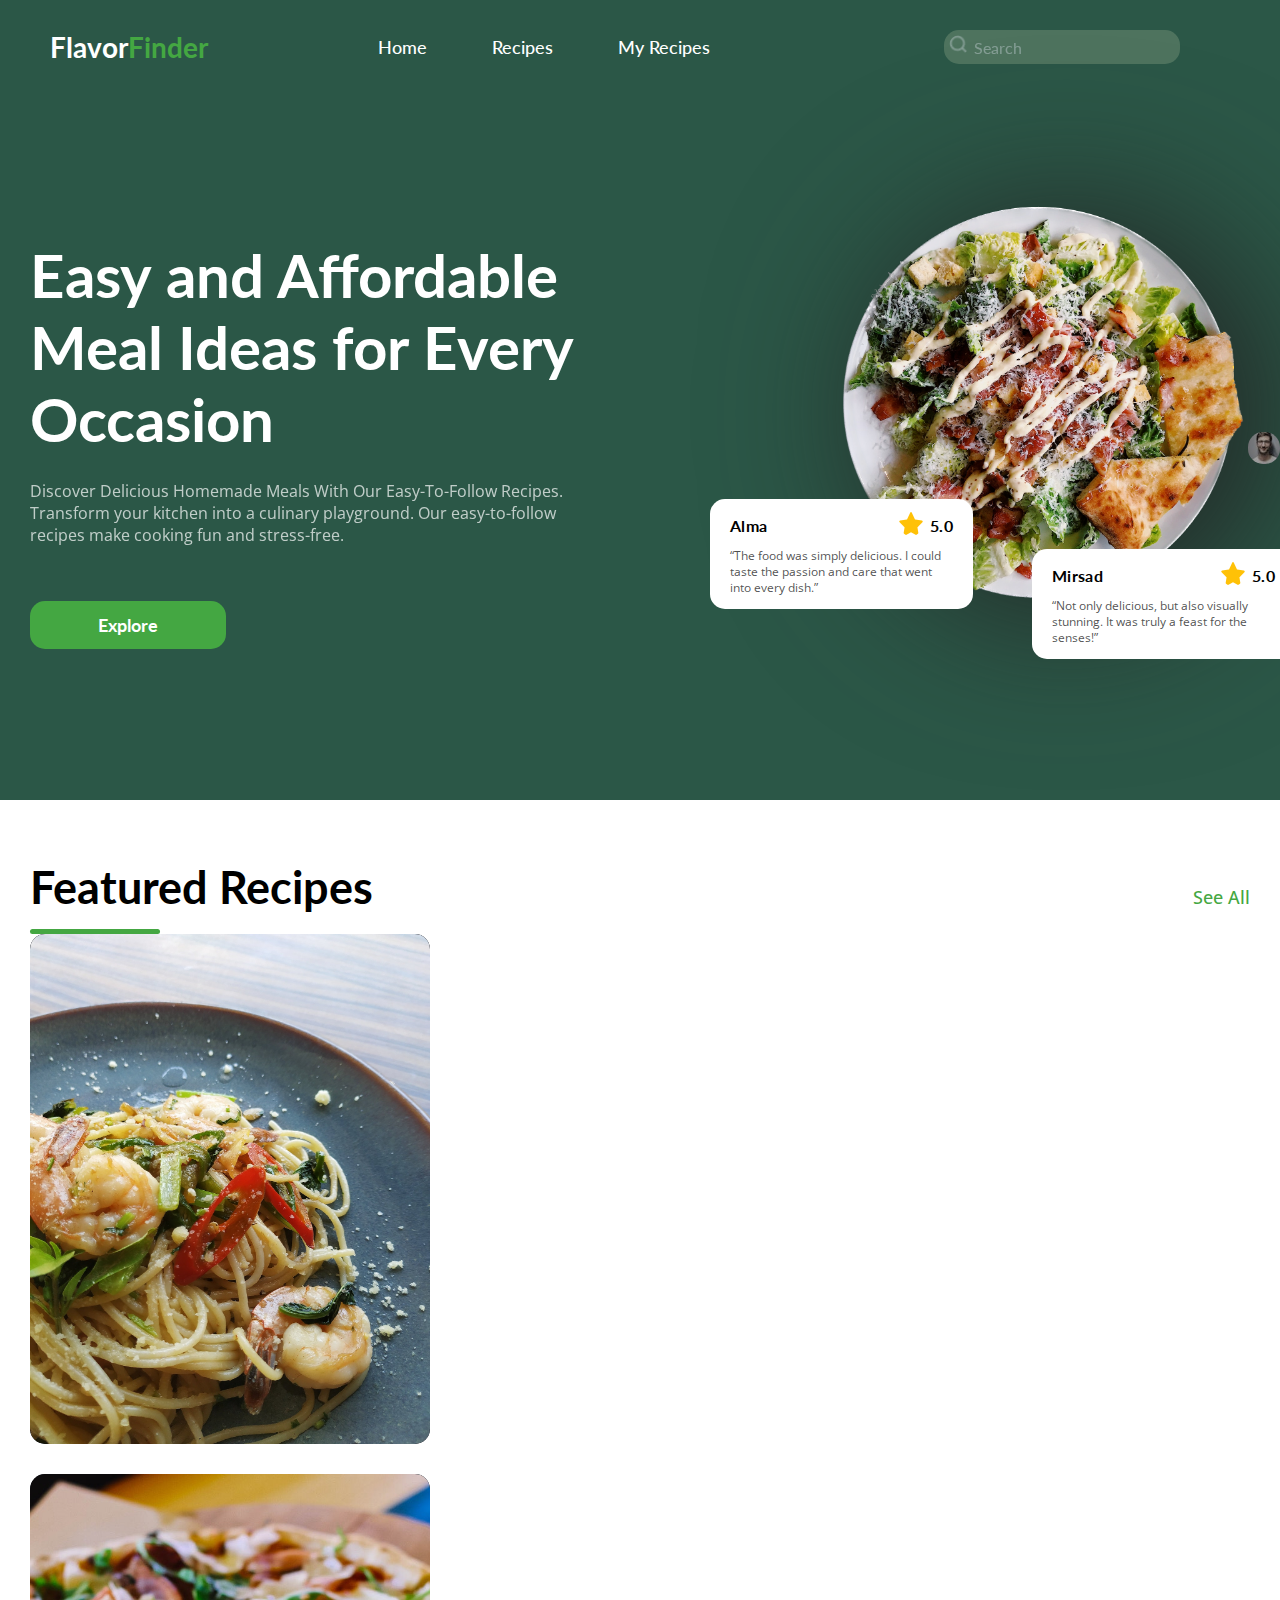
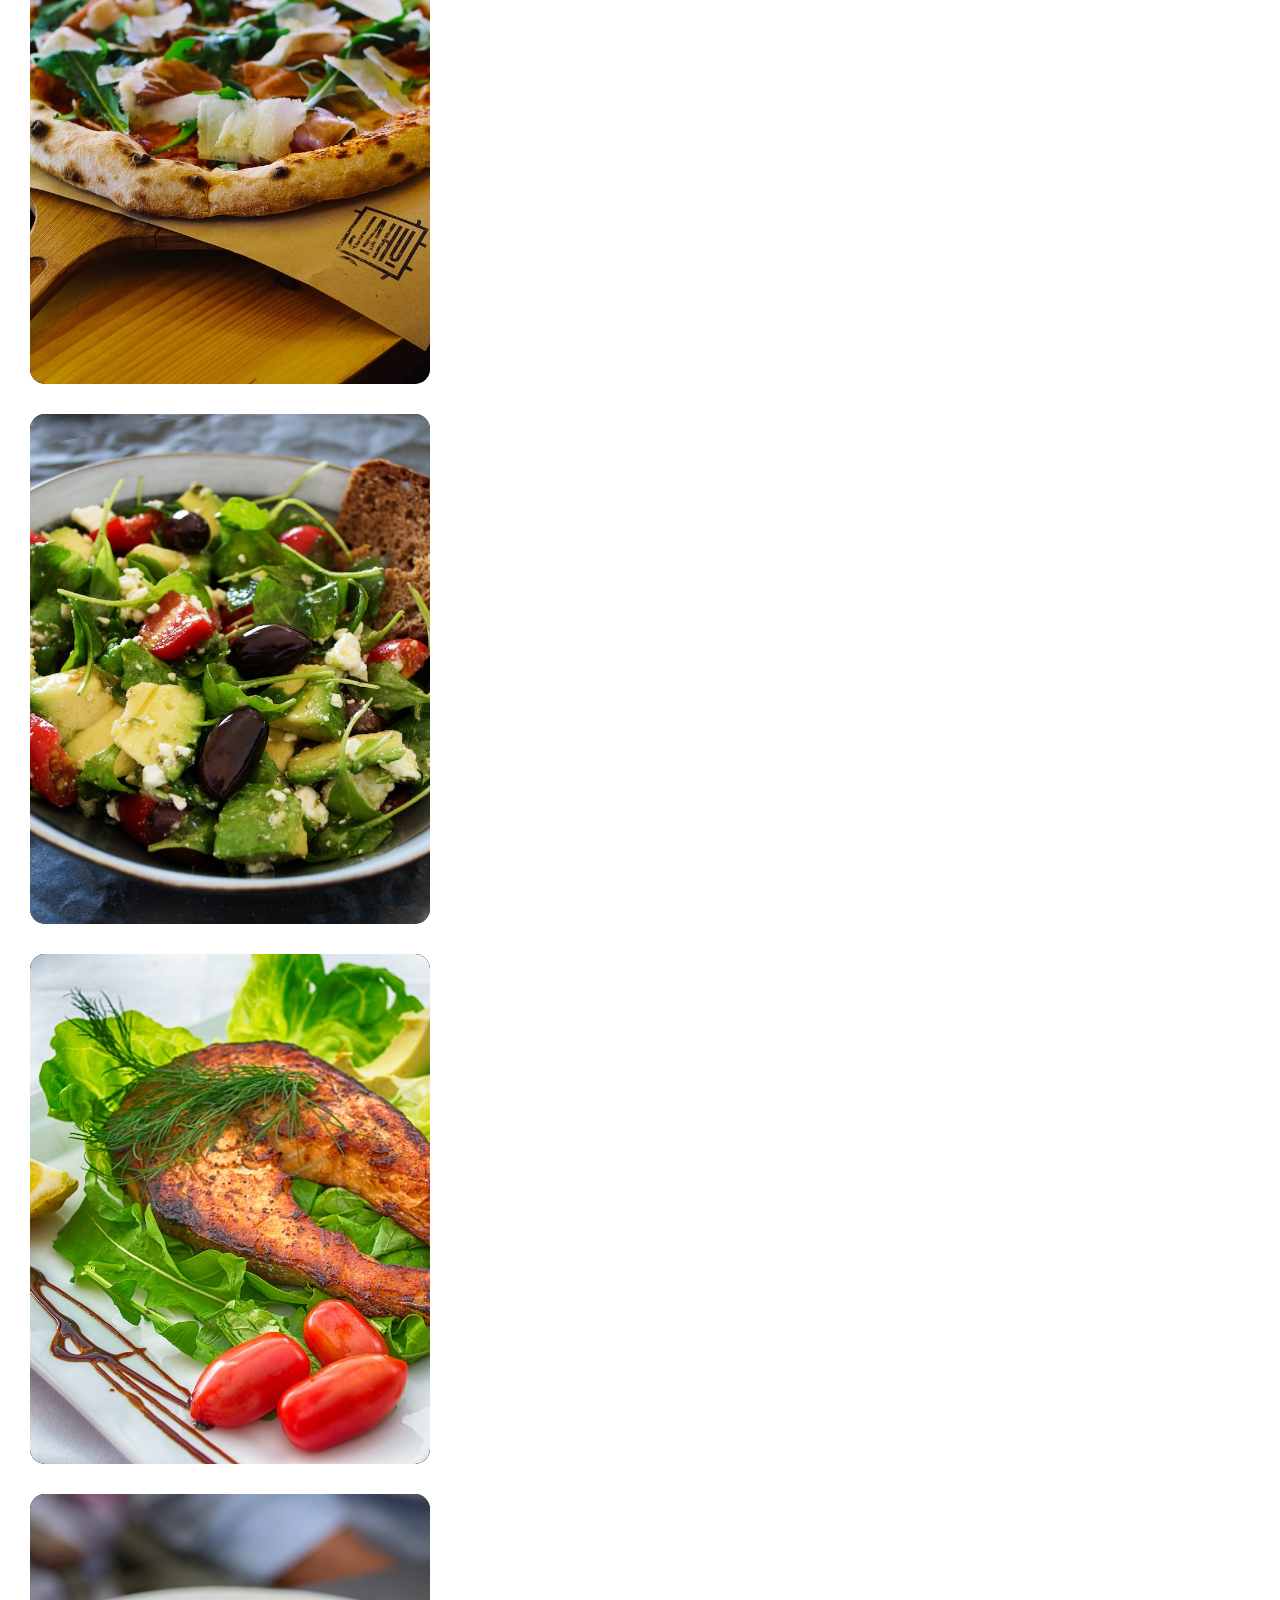
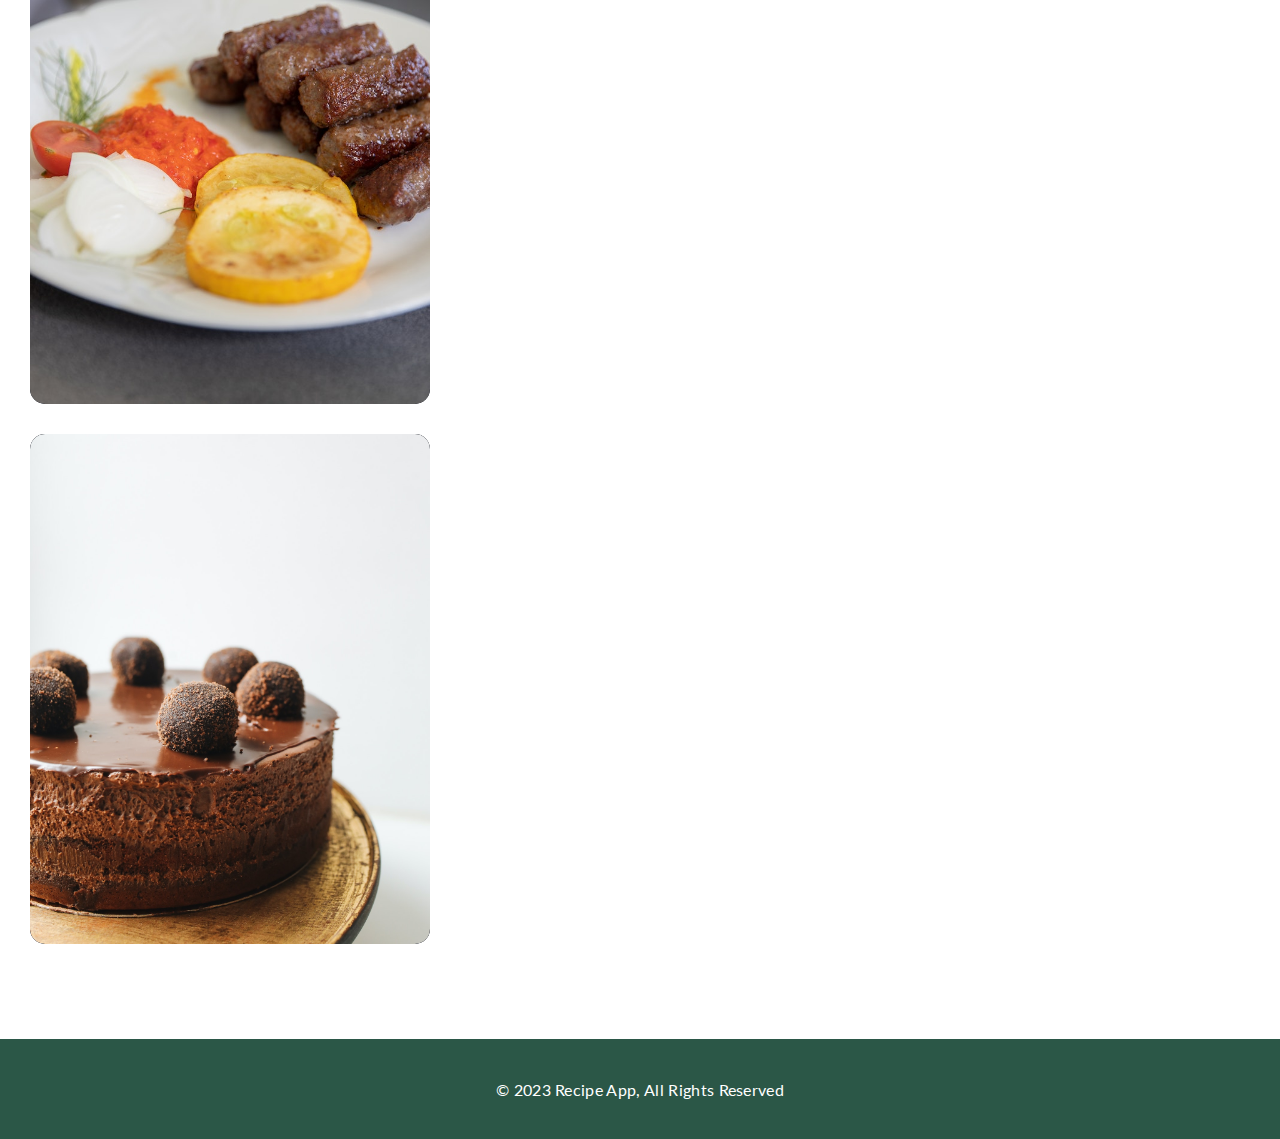
<file: index.html>
<!DOCTYPE html>
<html>
<head>
    <meta charset="UTF-8">
    <meta name="viewport" content="width=device-width, initial-scale=1.0">
    <link rel="shourtcout icon" type="image/png" href="images/recipes/fflogo.png">
    <link rel="stylesheet" href="style.css">
    <link rel="preconnect" href="https://fonts.googleapis.com">
    <link rel="preconnect" href="https://fonts.gstatic.com" crossorigin>
    <link href="https://fonts.googleapis.com/css2?family=Lato:wght@400;500;600;700;900&family=Open+Sans:wght@400;700&display=swap" rel="stylesheet">
    <title>FlavorFinder</title>

    <script
    src="https://cdn.jsdelivr.net/npm/@popperjs/core@2.11.7/dist/umd/popper.min.js"
    integrity="sha384-zYPOMqeu1DAVkHiLqWBUTcbYfZ8osu1Nd6Z89ify25QV9guujx43ITvfi12/QExE"
    crossorigin="anonymous"
  ></script>
  <script
    src="https://cdn.jsdelivr.net/npm/bootstrap@5.3.0-alpha3/dist/js/bootstrap.min.js"
    integrity="sha384-Y4oOpwW3duJdCWv5ly8SCFYWqFDsfob/3GkgExXKV4idmbt98QcxXYs9UoXAB7BZ"
    crossorigin="anonymous"
  ></script>
  <link
    href="https://cdn.jsdelivr.net/npm/bootstrap@5.3.0-alpha3/dist/css/bootstrap.min.css"
    rel="stylesheet"
    integrity="sha384-KK94CHFLLe+nY2dmCWGMq91rCGa5gtU4mk92HdvYe+M/SXH301p5ILy+dN9+nJOZ"
    crossorigin="anonymous"
  />
  <script
    src="https://cdn.jsdelivr.net/npm/bootstrap@5.3.0-alpha3/dist/js/bootstrap.bundle.min.js"
    integrity="sha384-ENjdO4Dr2bkBIFxQpeoTz1HIcje39Wm4jDKdf19U8gI4ddQ3GYNS7NTKfAdVQSZe"
    crossorigin="anonymous"
  ></script>

</head>
<body>
    <div class="hero-section">
        <div class="container">
            <div class="navbar">
              <div class="search-bar-img">
                <img src="images/recipes/Vector.png" alt="search-bar-img" class="icon2">
              </div>
                <a href="./index.html" class="logo"> 
                    Flavor<span class="finder">Finder</span>
                </a>
                <div class="hamburger" onclick="toggleMenu()">
                  <div class="hamburger-line"></div>
                  <div class="hamburger-line"></div>
                  <div class="hamburger-line"></div>
              </div>
                <div class="navlinks">
                    <a href="./index.html" class="navlink">Home</a>
                    <a href="./recipes.html" class="navlink">Recipes</a>
                    <a href="./myrecipes.html" class="navlink">My Recipes</a>
                </div>
                <div class="search-bar">
                  <div class="search-bar-img1">
                    <img src="images/recipes/Vector.png" alt="search-bar-img" class="icon2">
                  </div>
                    <input type="text" class="search-text" placeholder="Search" />
                </div>
                <div class="rounded-picture">
                  <img src="images/recipes/pexels-pixabay-220453 (1).jpg" alt="profile-picture" class="icon3">
                  <div class="signout-text">
                    <a href="./login.html" class="signout-link">Sign Out</a>
                  </div>
                </div>
                
            </div>
            <div class="content-section">
                <div class="first-column">
                    <div class="text-container">
                        <h1 class="main-text">Easy and Affordable Meal Ideas for Every Occasion</h1>
                        <p class="sub-text">Discover Delicious Homemade Meals With Our Easy-To-Follow Recipes. Transform your kitchen into a culinary playground. Our easy-to-follow recipes make cooking fun and stress-free.</p>
                        <a href="#section2" class="button">
                          <span class="button-text">Explore</span>
                      </a>
                    </div>
                </div>

                <div class="second-column">
                    <div class="image-container">
                        <img src="images/recipes/hciiweb.png" alt="Image" class="image">
                    </div>
                    <div class="card-wrapper">
                        <div class="card-header">
                          
                        <h1 class="header-text">
                          Alma
                        </h1>
                          <div class="rating">
                            <img src="images/recipes/star.png" alt="icon1" class="icon">
                        <h1 class="header-text">5.0</h1>
                          </div>
                        </div>
                        <p class="comment-text">
                          “The food was simply delicious. I could taste the passion and care that went into every dish.”
                        </p>
                      </div>
                      
                      <div class="card-wrap">
                        <div class="card-header">
                          
                        <h1 class="header-text">
                          Mirsad
                        </h1>
                          <div class="rating">
                            <img src="images/recipes/star.png" alt="icon1" class="icon">
                        <h1 class="header-text">5.0</h1>
                          </div>
                        </div>
                        <p class="comment-text">
                          “Not only delicious, but also visually stunning. It was truly a feast for the senses!”
                        </p>
                      </div>
                </div>
            </div>
        </div>
    </div>
    <div class="slide-menu" style="width: 0px">
      <div class="slide-menu-nav">
        <a href="./index.html" class="logo"> 
          Flavor<span class="finder" id="menu-finder">Finder</span>
      </a>
      <div class="slide-menu-nav-div">
        <a href="./index.html" class="navlink">Home</a>
        <a href="./recipes.html" class="navlink">Recipes</a>
        <a href="./myrecipes.html" class="navlink">My Recipes</a>
        <hr class="navline">
        <a href="./login.html" class="navlink signout-link">Sign Out</a>
      </div>
      </div>
    </div>

    <div class="second-section" id="section2">
        <div class="container">
            <div class="second-section-content">
                <div class="second-section-heading">
                    <h2 class="featured-recipes">Featured Recipes</h2>
                    <div class="divider"></div>
                </div>
                <a href="./recipes.html" class="see-all">See All</a>
            </div>

            <!-- <div class="cards">
              <div class="container">
                
              </div>
            </div> -->
    
            <div class="mt-5">
              
              <!-- 1. kartica -->
              <div class="col-3"> 
                <div class="flip-card-container" style="--hue: 220">
                  <div class="flip-card">
                    <div class="card-front">
                      <figure>
                        <div class="img-bg"></div>
                        <img src="images/recipes/pexels-anthony-leong-2092906.jpg" alt="Melina">
                      </figure>
                    </div>
    
                    <div class="card-back" style="
                        background-color: #2b5747;
                        padding: 20px;
                        display: flex;
                        flex-direction: column;
                        justify-content: space-between;
                      ">
                      <div>
                        <div class="card-head-style" style="display: flex; justify-content: space-between;">
                          <div class="margin-bottom">
                            <h2 class="flip-card-head">
                              Italian Pasta
                            </h2>
                            <p class="paragraph-style">
                              by Melina Dobrik
                            </p>
                          </div>
                          <img src="images/recipes/star.png" alt="icon1" class="icon">
                        </div>
                        <p class="paragraph2-style">
                          Pasta is a popular Italian dish made from a variety of doughs and typically served with a sauce. It can be prepared in numerous ways, including baked, boiled, or sautéed, and can be accompanied by a range of ingredients such as vegetables, meats, and cheeses.
                        </p>
                      </div>
                      <p class="prep-time">
                        Prep time: 20 min.
                      </p>
                    </div>
                  </div>
                </div>
              </div>
              <!-- 2. kartica -->
              <div class="col-3">
                <div class="flip-card-container" style="--hue: 220">
                  <div class="flip-card">
                    <div class="card-front">
                      <figure>
                        <div class="img-bg"></div>
                        <img src="images/recipes/pexels-kristina-paukshtite-1146760.jpg" alt="Hamza" style="object-fit: cover;">
                      </figure>
                    </div>
    
                    <div class="card-back" style="
                        background-color: #2b5747;
                        padding: 20px;
                        display: flex;
                        flex-direction: column;
                        justify-content: space-between;
                      ">
                      <div>
                        <div class="card-head-style" style="display: flex; justify-content: space-between;">
                          <div class="margin-bottom">
                            <h2 class="flip-card-head">
                              Pizza
                            </h2>
                            <p class="paragraph-style">
                              by Hamza Doe
                            </p>
                          </div>
                          <img src="images/recipes/star.png" alt="icon1" class="icon">
                        </div>
                        <p class="paragraph2-style">
                          Pizza is a popular Italian dish that typically consists of a flattened dough topped with tomato sauce, cheese, and a variety of other toppings such as meats, vegetables, and herbs. It is usually baked in an oven and served hot, and can be enjoyed as a quick and convenient meal or as a shared dish among friends and family.                        </p>
                      </div>
                      <p class="prep-time">
                        Prep time: 15 min.
                      </p>
                    </div>
                  </div>
                </div>
              </div>
              <!-- 3. kartica -->
              <div class="col-3">
                <div class="flip-card-container" style="--hue: 220">
                  <div class="flip-card">
                    <div class="card-front">
                      <figure>
                        <div class="img-bg"></div>
                        <img src="images/recipes/pexels-dana-tentis-1213710.jpg" alt="Selma" style="object-fit: cover;">
                      </figure>
                    </div>
    
                    <div class="card-back" style="
                        background-color: #2b5747;
                        padding: 20px;
                        display: flex;
                        flex-direction: column;
                        justify-content: space-between;
                      ">
                      <div>
                        <div class="card-head-style" style="display: flex; justify-content: space-between;">
                          <div class="margin-bottom">
                            <h2 class="flip-card-head">
                              Salad
                            </h2>
                            <p class="paragraph-style">
                              by Selma Joe
                            </p>
                          </div>
                          <img src="images/recipes/star.png" alt="icon1" class="icon">
                        </div>
                        <p class="paragraph2-style">
                          A salad is a dish that typically consists of a mixture of vegetables, fruits, herbs, and sometimes grains or proteins, dressed with a vinaigrette or other dressing. It is often served as a healthy and refreshing meal or as a side dish to complement a main course.                        </p>
                      </div>
                      <p class="prep-time">
                        Prep time: 10 min.
                      </p>
                    </div>
                  </div>
                </div>
              </div>

              <!-- 4. kartica -->
              <div class="col-3">
                <div class="flip-card-container" style="--hue: 220">
                  <div class="flip-card">
                    <div class="card-front">
                      <figure>
                        <div class="img-bg"></div>
                        <img src="images/recipes/pexels-dana-tentis-725991.jpg" alt="Yasmin" style="object-fit: cover;">
                      </figure>
                    </div>
    
                    <div class="card-back" style="
                        background-color: #2b5747;
                        padding: 20px;
                        display: flex;
                        flex-direction: column;
                        justify-content: space-between;
                      ">
                      <div>
                        <div class="card-head-style" style="display: flex; justify-content: space-between;">
                          <div class="margin-bottom">
                            <h2 class="flip-card-head">
                              Salmon
                            </h2>
                            <p class="paragraph-style">
                              by Yasmin Yale
                            </p>
                          </div>
                          <img src="images/recipes/star.png" alt="icon1" class="icon">
                        </div>
                        <p class="paragraph2-style">
                          Salmon is a popular fish known for its rich, buttery flavor and tender texture. It can be prepared in a variety of ways, including grilling, baking, poaching, or pan-searing, and can be accompanied by a range of ingredients such as vegetables, grains, and sauces.                </p>      
                        </div>
                      <p class="prep-time">
                        Prep time: 45 min.
                      </p>
                    </div>
                  </div>
                </div>
              </div>

              <!-- 5. kartica -->
              <div class="col-3">
                <div class="flip-card-container" style="--hue: 220">
                  <div class="flip-card">
                    <div class="card-front">
                      <figure>
                        <div class="img-bg"></div>
                        <img src="images/recipes/pexels-media-lens-king-6920656.jpg" alt="Mirza" style="object-fit: cover;">
                      </figure>
                    </div>
    
                    <div class="card-back" style="
                        background-color: #2b5747;
                        padding: 20px;
                        display: flex;
                        flex-direction: column;
                        justify-content: space-between;
                      ">
                      <div>
                        <div class="card-head-style" style="display: flex; justify-content: space-between;">
                          <div class="margin-bottom">
                            <h2 class="flip-card-head">
                              Ćevapi
                            </h2>
                            <p class="paragraph-style">
                              by Mirza Mrkva
                            </p>
                          </div>
                          <img src="images/recipes/star.png" alt="icon1" class="icon">
                        </div>
                        <p class="paragraph2-style">
                          Ćevapi is a traditional Bosnian dish made of grilled minced meat, typically beef or lamb, mixed with spices such as garlic or onion and formed into small sausage-shaped portions. It is often served with flatbread, diced onions, sour cream or ajvar.                      </p>
                        </div>
                      <p class="prep-time">
                        Prep time: 20 min.
                      </p>
                    </div>
                  </div>
                </div>
              </div>

              <!-- 6. kartica -->
              <div class="col-3">
                <div class="flip-card-container" style="--hue: 220">
                  <div class="flip-card">
                    <div class="card-front">
                      <figure>
                        <div class="img-bg"></div>
                        <img src="images/recipes/pexels-polina-tankilevitch-4109998.jpg" alt="Benjamin" style="object-fit: cover;">
                      </figure>
                    </div>
    
                    <div class="card-back" style="
                        background-color: #2b5747;
                        padding: 20px;
                        display: flex;
                        flex-direction: column;
                        justify-content: space-between;
                      ">
                      <div>
                        <div class="card-head-style" style="display: flex; justify-content: space-between;">
                          <div class="margin-bottom">
                            <h2 class="flip-card-head">
                              Chocolate Cake
                            </h2>
                            <p class="paragraph-style">
                              by Benjamin Tyson
                            </p>
                          </div>
                          <img src="images/recipes/star.png" alt="icon1" class="icon">
                        </div>
                        <p class="paragraph2-style">
                          Chocolate cake is a delicious dessert made from a chocolate-flavored batter that is typically baked in a round or rectangular pan. It is often served with a frosting or ganache made from chocolate and other ingredients, and can be decorated with a variety of toppings such as berries, nuts, or sprinkles.                    </p>   
                        </div>
                      <p class="prep-time">
                        Prep time: 50 min.
                      </p>
                    </div>
                  </div>
                </div>
              </div>
              
        </div>
    </div>
    <footer class="footer">
      <div class="container">
        <p class="footer-text">© 2023 Recipe App, All Rights Reserved </p>
      </div>
    </footer>
    </div>
    <script>
      function toggleMenu() {
          const slideMenu = document.querySelector('.slide-menu');
          slideMenu.style.width = slideMenu.style.width === '0px' ? '290px' : '0px';

          if (slideMenu.style.width === '290px') {
        document.addEventListener('click', closeMenuOnClickOutside);
    } else {
        document.removeEventListener('click', closeMenuOnClickOutside);
    }
      }
      function closeMenuOnClickOutside(event) {
    const slideMenu = document.querySelector('.slide-menu');
    
    if (!event.target.closest('.slide-menu') && !event.target.closest('.hamburger')) {
        slideMenu.style.width = '0px';
        document.removeEventListener('click', closeMenuOnClickOutside);
    }
}
  </script>
</body>
</html>
</file>
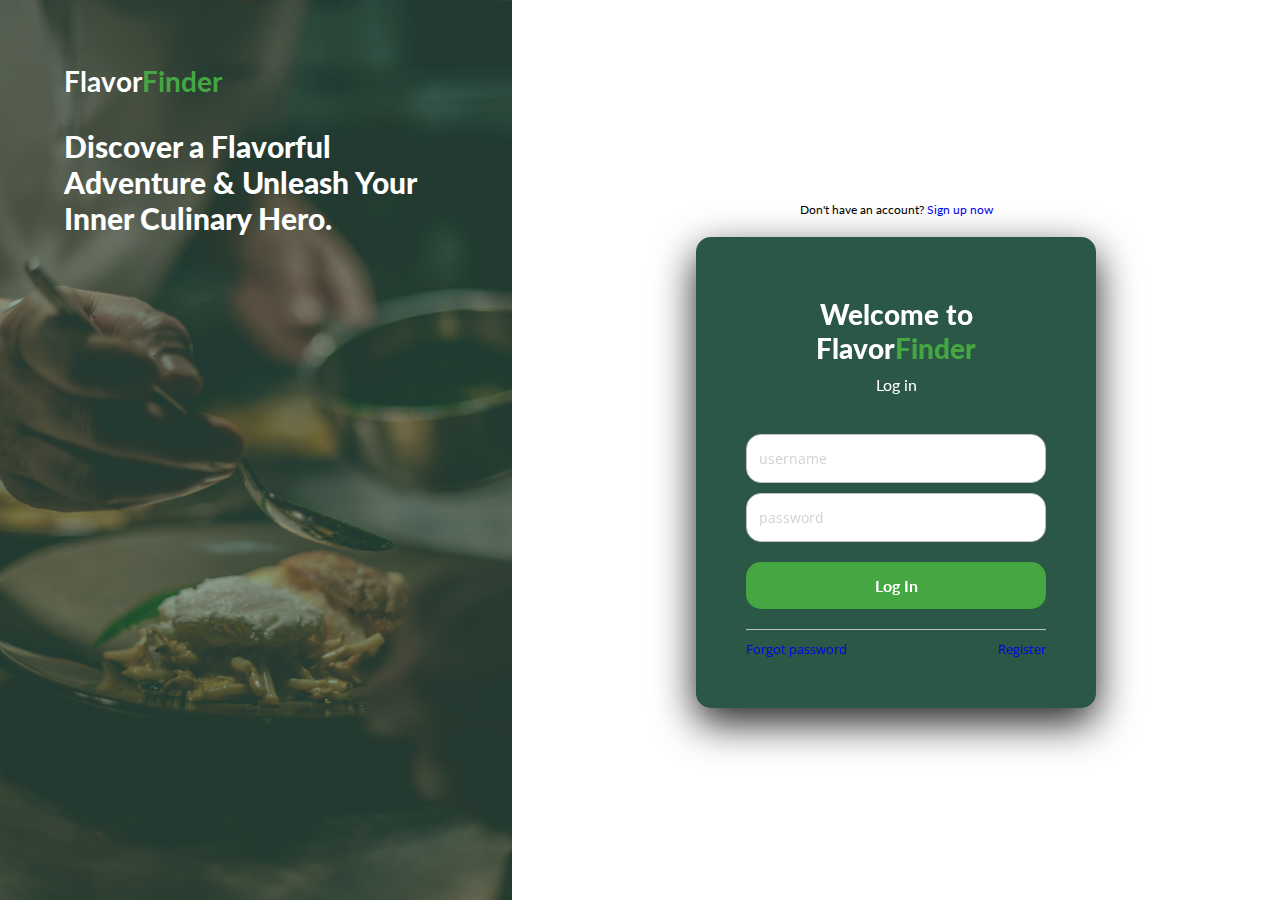
<file: login.html>
<!DOCTYPE html>

<html>
    <head>
        <meta charset="UTF-8">
        <meta name="viewport" content="width=device-width, initial-scale=1.0">
        <link rel="shourtcout icon" type="image/png" href="../images/recipes/fflogo.png">
        <link rel="stylesheet" href="login.css">
        <link rel="preconnect" href="https://fonts.googleapis.com">
        <link rel="preconnect" href="https://fonts.gstatic.com" crossorigin>
        <link href="https://fonts.googleapis.com/css2?family=Lato:wght@400;500;600;700;900&family=Open+Sans:wght@400;700&display=swap" rel="stylesheet">
        <title>
            Log in | FlavorFinder
        </title>
    </head>

    <body>
        <div class="parent-login">
            <div class="left-side">
                <div class="image-bg">
                    <div class="header">
                        <a href="./index.html" class="logo"> 
                            Flavor<span class="finder">Finder</span>
                        </a>
                        <h1>Discover a Flavorful Adventure & Unleash Your Inner Culinary Hero.</h1>
                    </div>
                </div>
            </div>
            <div class="right-side">
                <nav class="membership-nav">
                    <p class="sign-up">Don't have an account?<a href="./signup.html"> Sign up now</a></p>
                </nav>
                <form class="login">
                    <h2>Welcome to Flavor<span class="finder">Finder</span></h2>
                    <p id="login-id">Log in</p>
                    <input type="text" placeholder="username" />
                    <input type="password" placeholder="password" />
                    <a href="./index.html" class="button" id="first-login"><span class="button-text">Log In</span></a>
                    <div class="links">
                      <a href="#">Forgot password</a>
                      <a href="./signup.html">Register</a>
                    </div>
                  </form>

            </div>
        </div>
    </body>
</html>
</file>
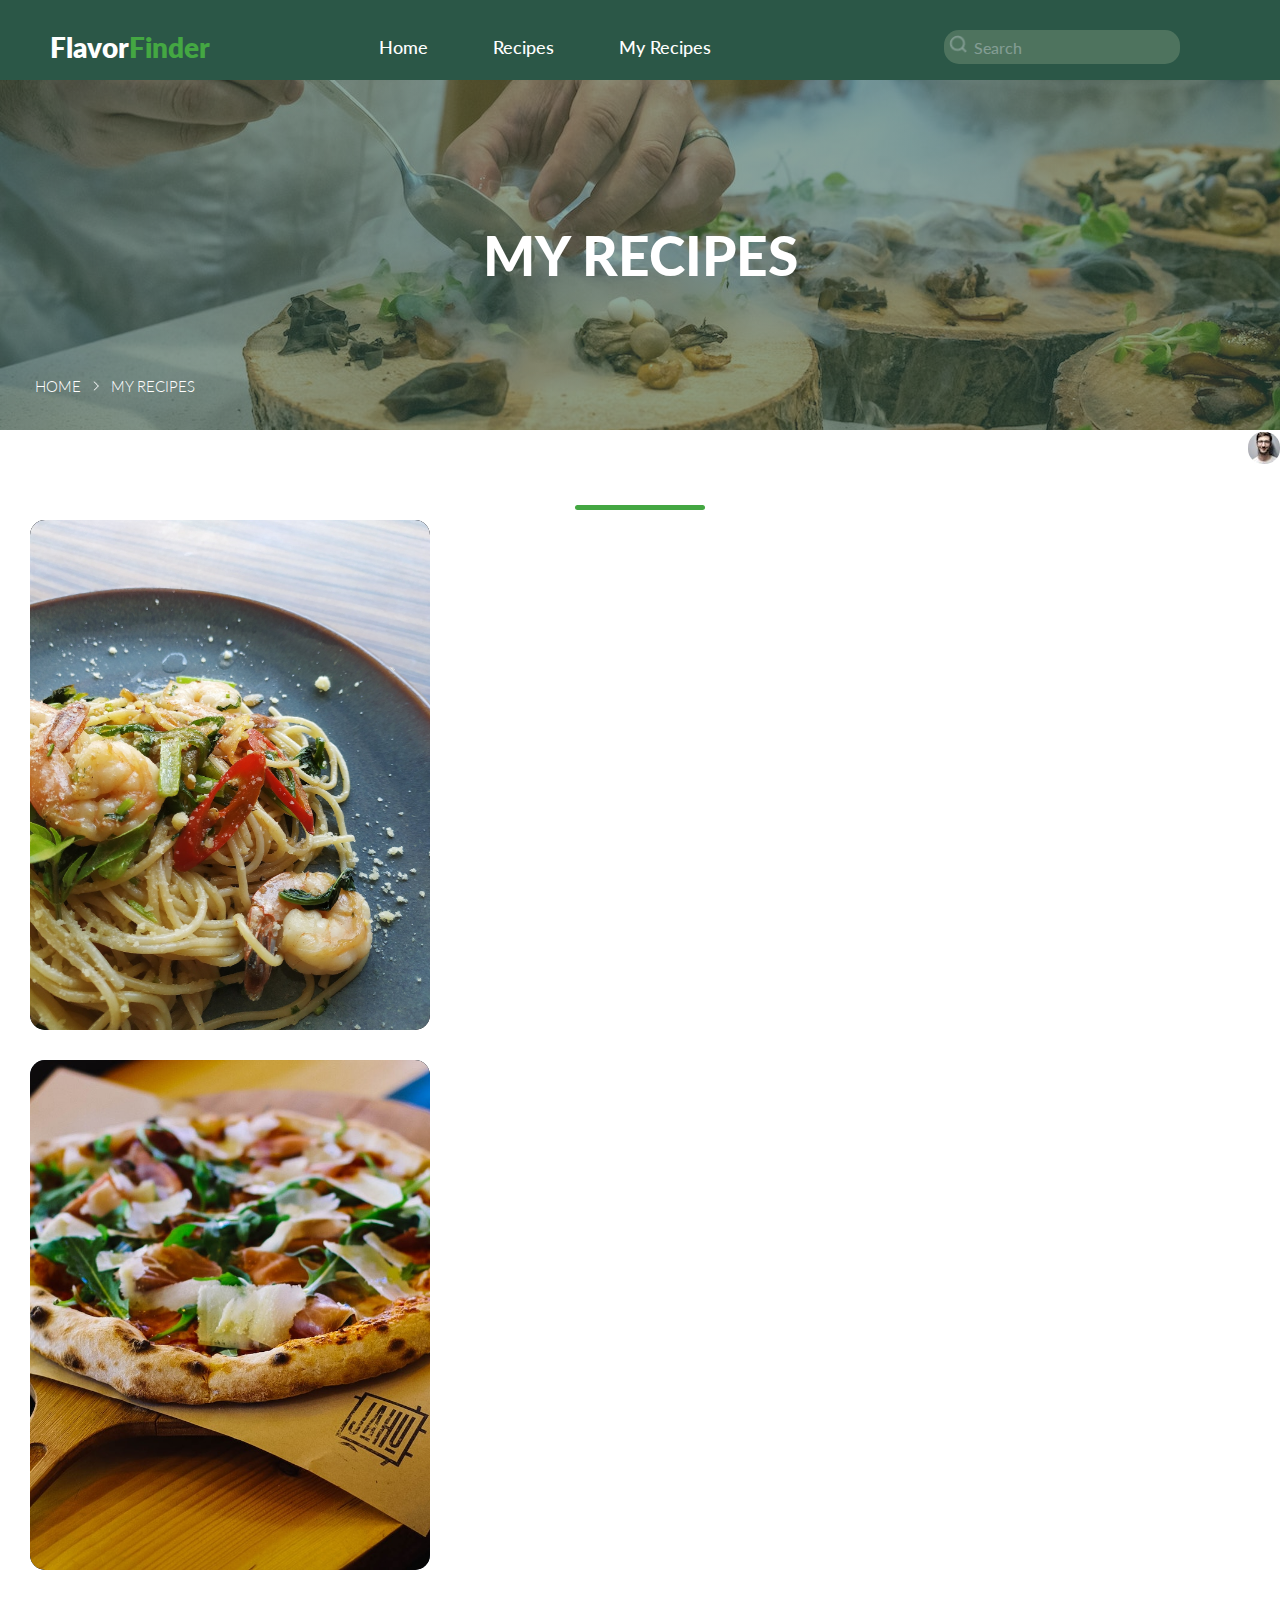
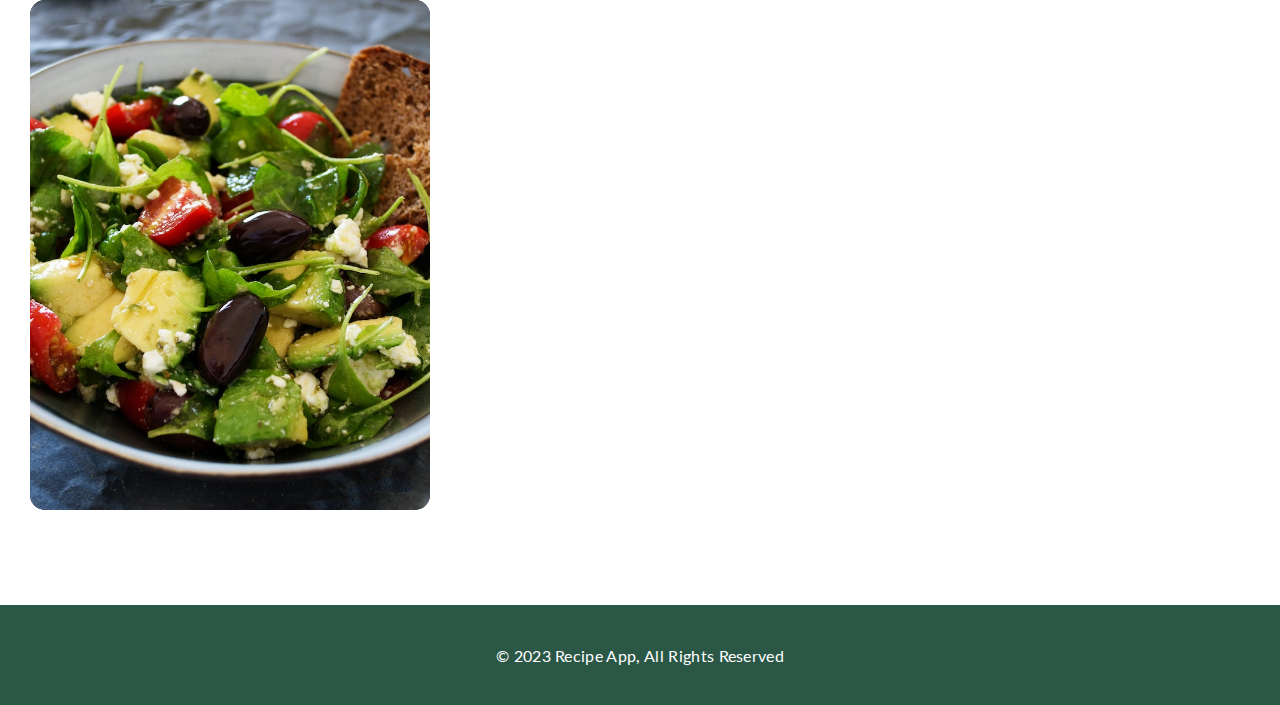
<file: myrecipes.html>
<!DOCTYPE html>
<html>
    <head>
        <meta charset="UTF-8">
        <meta name="viewport" content="width=device-width, initial-scale=1.0">
        <link rel="shourtcout icon" type="image/png" href="images/recipes/fflogo.png">
        <link rel="stylesheet" href="myrecipes.css">
        <link rel="preconnect" href="https://fonts.googleapis.com">
        <link rel="preconnect" href="https://fonts.gstatic.com" crossorigin>
        <link href="https://fonts.googleapis.com/css2?family=Lato:wght@300;400;500;600;700&family=Open+Sans:wght@400;700&display=swap" rel="stylesheet">
        <title>My Recipes</title>

        <script
        src="https://cdn.jsdelivr.net/npm/@popperjs/core@2.11.7/dist/umd/popper.min.js"
        integrity="sha384-zYPOMqeu1DAVkHiLqWBUTcbYfZ8osu1Nd6Z89ify25QV9guujx43ITvfi12/QExE"
        crossorigin="anonymous"
      ></script>
      <script
        src="https://cdn.jsdelivr.net/npm/bootstrap@5.3.0-alpha3/dist/js/bootstrap.min.js"
        integrity="sha384-Y4oOpwW3duJdCWv5ly8SCFYWqFDsfob/3GkgExXKV4idmbt98QcxXYs9UoXAB7BZ"
        crossorigin="anonymous"
      ></script>
      <link
        href="https://cdn.jsdelivr.net/npm/bootstrap@5.3.0-alpha3/dist/css/bootstrap.min.css"
        rel="stylesheet"
        integrity="sha384-KK94CHFLLe+nY2dmCWGMq91rCGa5gtU4mk92HdvYe+M/SXH301p5ILy+dN9+nJOZ"
        crossorigin="anonymous"
      />
      <script
        src="https://cdn.jsdelivr.net/npm/bootstrap@5.3.0-alpha3/dist/js/bootstrap.bundle.min.js"
        integrity="sha384-ENjdO4Dr2bkBIFxQpeoTz1HIcje39Wm4jDKdf19U8gI4ddQ3GYNS7NTKfAdVQSZe"
        crossorigin="anonymous"
      ></script>
    
    </head>
    <body>
        <div class="navbar-div">
            <div class="container">
                <div class="navbar">
                  <div class="search-bar-img">
                    <img src="images/recipes/Vector.png" alt="search-bar-img" class="icon2">
                  </div>
                    <a href="./index.html" class="logo">
                        Flavor<span class="finder">Finder</span>
                    </a>
                    <div class="hamburger" onclick="toggleMenu()">
                      <div class="hamburger-line"></div>
                      <div class="hamburger-line"></div>
                      <div class="hamburger-line"></div>
                  </div>
                    <div class="navlinks">
                        <a href="./index.html" class="navlink">Home</a>
                        <a href="./recipes.html" class="navlink">Recipes</a>
                        <a href="./myrecipes.html" class="navlink">My Recipes</a>
                    </div>
                    <div class="search-bar">
                      <div class="search-bar-img1">
                        <img src="images/recipes/Vector.png" alt="search-bar-img" class="icon2">
                      </div>
                        <input type="text" class="search-text" placeholder="Search" />
                    </div>
                    <div class="rounded-picture">
                      <img src="images/recipes/pexels-pixabay-220453 (1).jpg" alt="profile-picture" class="icon3">
                      <div class="signout-text">
                        <a href="./login.html" class="signout-link">Sign Out</a>
                      </div>
                    </div>
                    
                </div>
            </div>
        </div>
        <div class="hero-section">
            <div class="image-bg">
                <div class="container">
                    <h1 class="recipes-heading"> MY RECIPES</h1>
                    <div class="recipes-navlinks">
                        <a href="./index.html" class="recipes-navlink">HOME</a>
                        <img src="images/recipes/next (4).png" alt="arrow" class="arrow">
                        <a href="./myrecipes.html" class="recipes-navlink">MY RECIPES</a>
                    </div>
                </div>
            </div>
        </div>

        <div class="slide-menu" style="width: 0px">
          <div class="slide-menu-nav">
            <a href="./index.html" class="logo"> 
              Flavor<span class="finder" id="menu-finder">Finder</span>
          </a>
          <div class="slide-menu-nav-div">
            <a href="./index.html" class="navlink">Home</a>
            <a href="./recipes.html" class="navlink">Recipes</a>
            <a href="./myrecipes.html" class="navlink">My Recipes</a>
            <hr class="navline">
            <a href="./login.html" class="navlink signout-link">Sign Out</a>
          </div>
          </div>
        </div>

        <div class="container" id="responsive-con">
          <a href="./recipes.html">
            <img src="images/recipes/right-arrow.png" alt="arrow2" class="arrow2">   
          </a>
        </div>

        <div class="line"></div>

        <div class="second-section">
            <div class="container">
        
                <div class="mt-5">
                  <!-- 1. kartica -->
                  <div class="col-3">
                    <div class="flip-card-container" style="--hue: 220">
                      <div class="flip-card">
                        <div class="card-front">
                          <figure>
                            <div class="img-bg"></div>
                            <img src="images/recipes/pexels-anthony-leong-2092906.jpg" alt="Melina">
                          </figure>
                        </div>
        
                        <div class="card-back" style="
                            background-color: #2b5747;
                            padding: 20px;
                            display: flex;
                            flex-direction: column;
                            justify-content: space-between;
                          ">
                          <div>
                            <div class="card-head-style" style="display: flex; justify-content: space-between;">
                              <div class="margin-bottom">
                                <h2 class="flip-card-head">
                                  Italian Pasta
                                </h2>
                                <p class="paragraph-style">
                                  by Melina Dobrik
                                </p>
                              </div>
                              <img src="images/recipes/star.png" alt="icon1" class="icon">
                            </div>
                            <div class="ingredients-text">
                                <h3 class="ingredients-heading">
                                    Ingredients: 
                                </h3>
                                <ul class="paragraph2-style">
                                    <li>Pasta (e.g. spaghetti, penne, fusilli)</li>
                                    <li>Salt (for seasoning the pasta water)</li>
                                    <li>Olive oil (for cooking or drizzling over the pasta)</li>
                                    <li>Garlic (minced or sliced)</li>
                                    <li>Onion (finely chopped)</li>
                                    <li>Tomatoes (canned or fresh, diced or crushed)</li>
                                    <li>Tomato paste (for added richness and depth of flavor)</li>
                                    <li>Basil (fresh or dried)</li>
                                    <li>Oregano (fresh or dried)</li>
                                  </ul>
                            </div>
                          </div>
                          <p class="prep-time">
                            Prep time: 20 min.
                          </p>
                        </div>
                      </div>
                    </div>
                  </div>
                  <!-- 2. kartica -->
                  <div class="col-3">
                    <div class="flip-card-container" style="--hue: 220">
                      <div class="flip-card">
                        <div class="card-front">
                          <figure>
                            <div class="img-bg"></div>
                            <img src="images/recipes/pexels-kristina-paukshtite-1146760.jpg" alt="Hamza" style="object-fit: cover;">
                          </figure>
                        </div>
        
                        <div class="card-back" style="
                            background-color: #2b5747;
                            padding: 20px;
                            display: flex;
                            flex-direction: column;
                            justify-content: space-between;
                          ">
                          <div>
                            <div class="card-head-style" style="display: flex; justify-content: space-between;">
                              <div class="margin-bottom">
                                <h2 class="flip-card-head">
                                  Pizza
                                </h2>
                                <p class="paragraph-style">
                                  by Hamza Doe
                                </p>
                              </div>
                              <img src="images/recipes/star.png" alt="icon1" class="icon">
                            </div>
                            <div class="ingredients-text">
                                <h3 class="ingredients-heading">
                                    Ingredients: 
                                </h3>
                                <ul class="paragraph2-style">
                                    <li>Pizza dough (either store-bought or homemade)</li>
                                    <li>Tomato sauce (either store-bought or homemade)</li>
                                    <li>Mozzarella cheese (shredded or sliced)</li>
                                    <li>Parmesan cheese (grated or shaved)</li>
                                    <li>Basil (fresh or dried)</li>
                                    <li>Oregano (fresh or dried)</li>
                                    <li>Garlic (minced or sliced)</li>
                                    <li>Onion (finely chopped or sliced)</li>
                                    <li>Bell peppers (sliced or diced)</li>
                                    <li>Mushrooms (sliced or diced)</li>
                                    <li>Pepperoni (sliced)</li>
                                </ul>
                            </div>
                          </div>
                          <p class="prep-time">
                            Prep time: 15 min.
                          </p>
                        </div>
                      </div>
                    </div>
                  </div>
                  <!-- 3. kartica -->
                  <div class="col-3">
                    <div class="flip-card-container" style="--hue: 220">
                      <div class="flip-card">
                        <div class="card-front">
                          <figure>
                            <div class="img-bg"></div>
                            <img src="images/recipes/pexels-dana-tentis-1213710.jpg" alt="Selma" style="object-fit: cover;">
                          </figure>
                        </div>
        
                        <div class="card-back" style="
                            background-color: #2b5747;
                            padding: 20px;
                            display: flex;
                            flex-direction: column;
                            justify-content: space-between;
                          ">
                          <div>
                            <div class="card-head-style" style="display: flex; justify-content: space-between;">
                              <div class="margin-bottom">
                                <h2 class="flip-card-head">
                                  Salad
                                </h2>
                                <p class="paragraph-style">
                                  by Selma Joe
                                </p>
                              </div>
                              <img src="images/recipes/star.png" alt="icon1" class="icon">
                            </div>
                            <div class="ingredients-text">
                                <h3 class="ingredients-heading">
                                    Ingredients: 
                                </h3>
                                <ul class="paragraph2-style">
                                    <li>Greens (e.g. lettuce, spinach, arugula, kale)</li>
                                    <li>Tomatoes (sliced or diced)</li>
                                    <li>Cucumbers (sliced or diced)</li>
                                    <li>Bell peppers (sliced or diced)</li>
                                    <li>Carrots (shredded or sliced)</li>
                                    <li>Radishes (sliced or diced)</li>
                                    <li>Red onion (sliced or diced)</li>
                                    <li>Avocado (sliced or diced)</li>
                                </ul>
                            </div>
                          </div>
                          <p class="prep-time">
                            Prep time: 10 min.
                          </p>
                        </div>
                      </div>
                    </div>
                  </div>
            </div>
        </div>
        <footer class="footer">
          <div class="container">
            <p class="footer-text">© 2023 Recipe App, All Rights Reserved </p>
          </div>
        </footer>
        </div>
        <script>
          function toggleMenu() {
              const slideMenu = document.querySelector('.slide-menu');
              slideMenu.style.width = slideMenu.style.width === '0px' ? '290px' : '0px';
    
              if (slideMenu.style.width === '290px') {
            document.addEventListener('click', closeMenuOnClickOutside);
        } else {
            document.removeEventListener('click', closeMenuOnClickOutside);
        }
          }
          function closeMenuOnClickOutside(event) {
        const slideMenu = document.querySelector('.slide-menu');
        
        if (!event.target.closest('.slide-menu') && !event.target.closest('.hamburger')) {
            slideMenu.style.width = '0px';
            document.removeEventListener('click', closeMenuOnClickOutside);
        }
    }
      </script>
    </body>
</html>
</file>
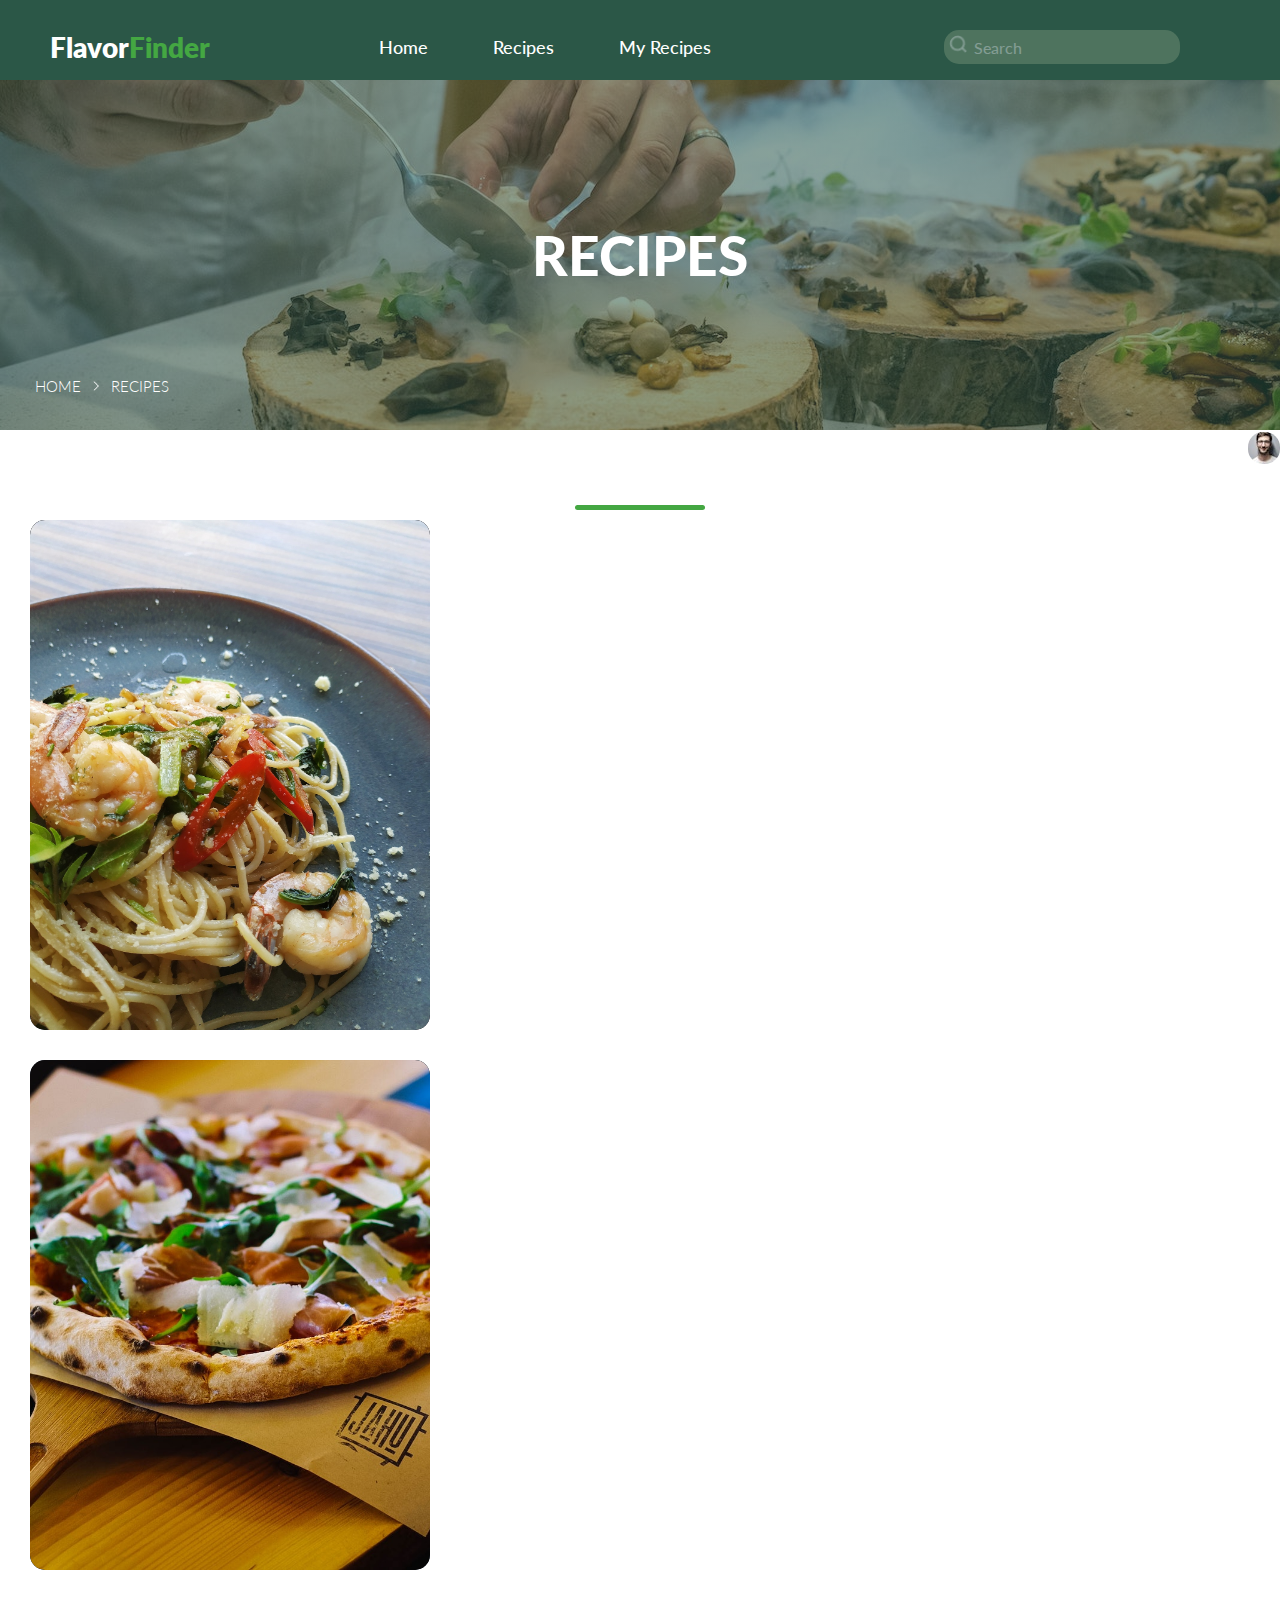
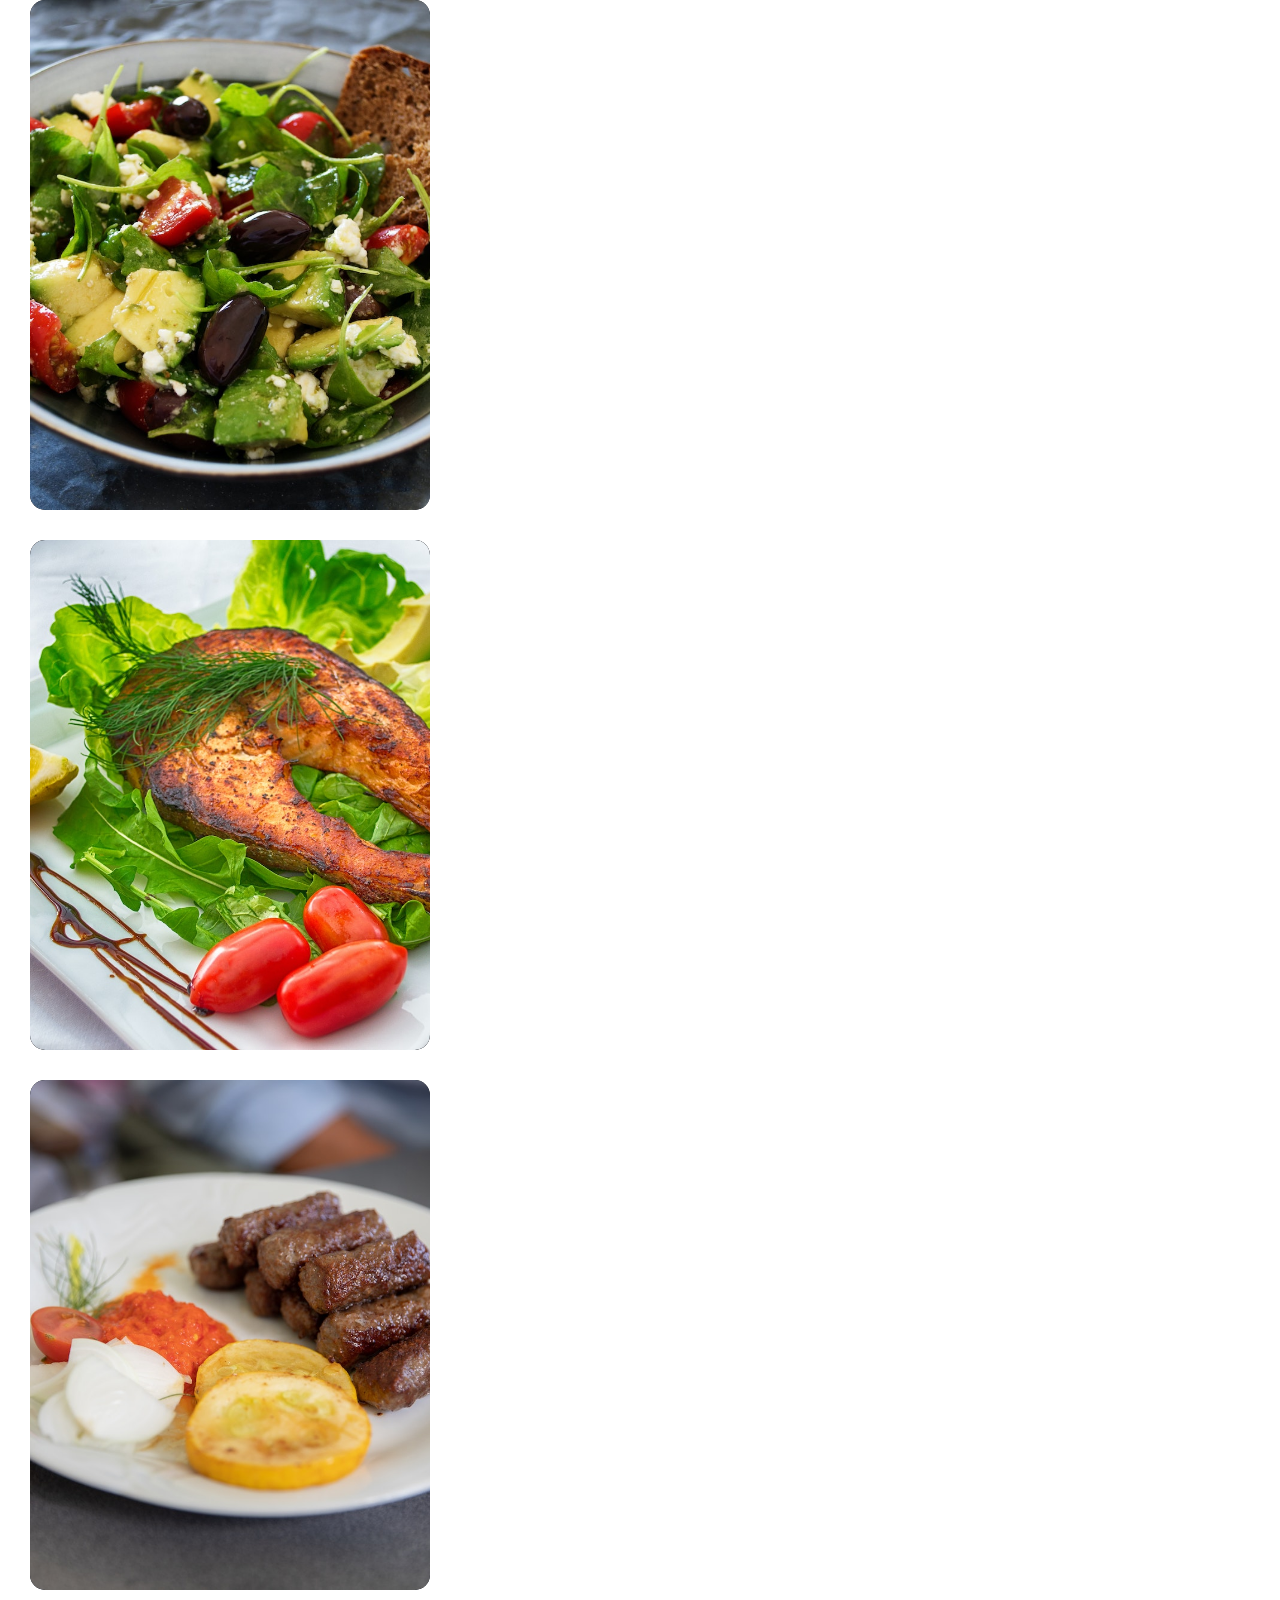
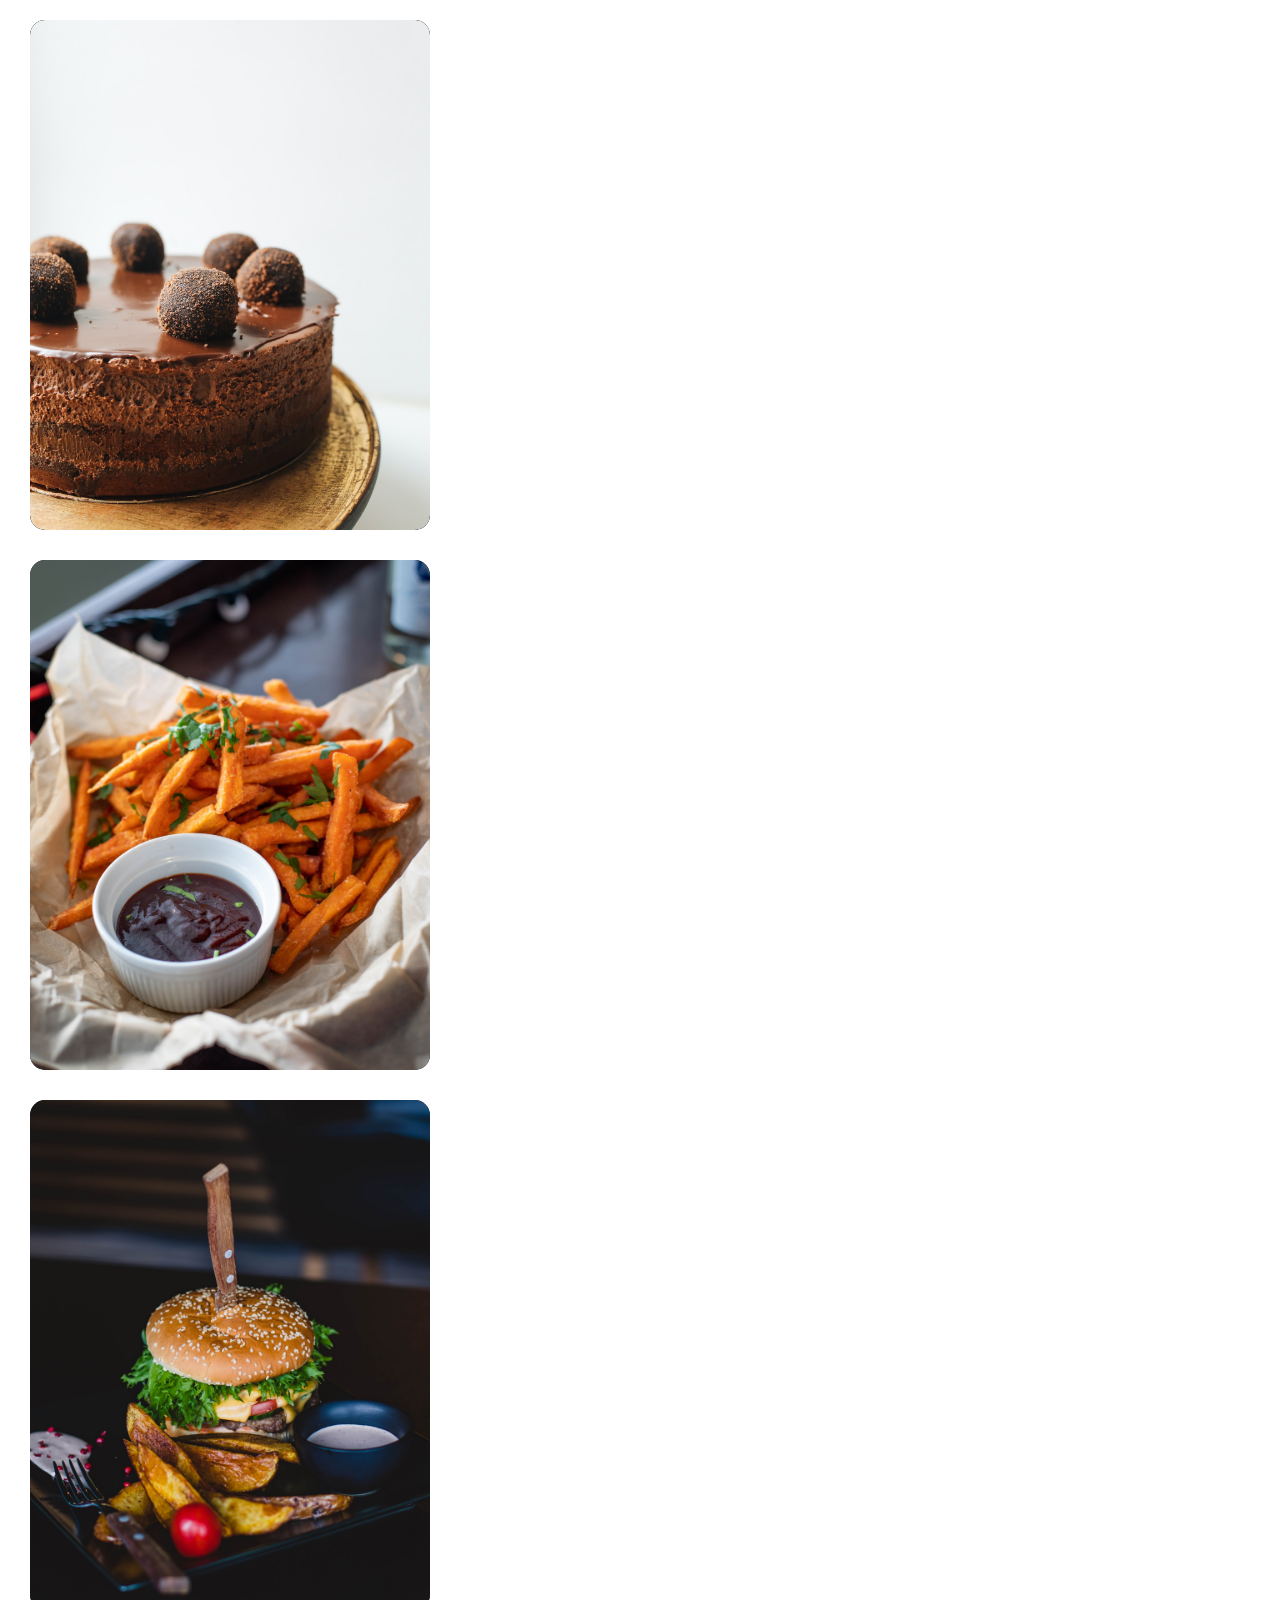
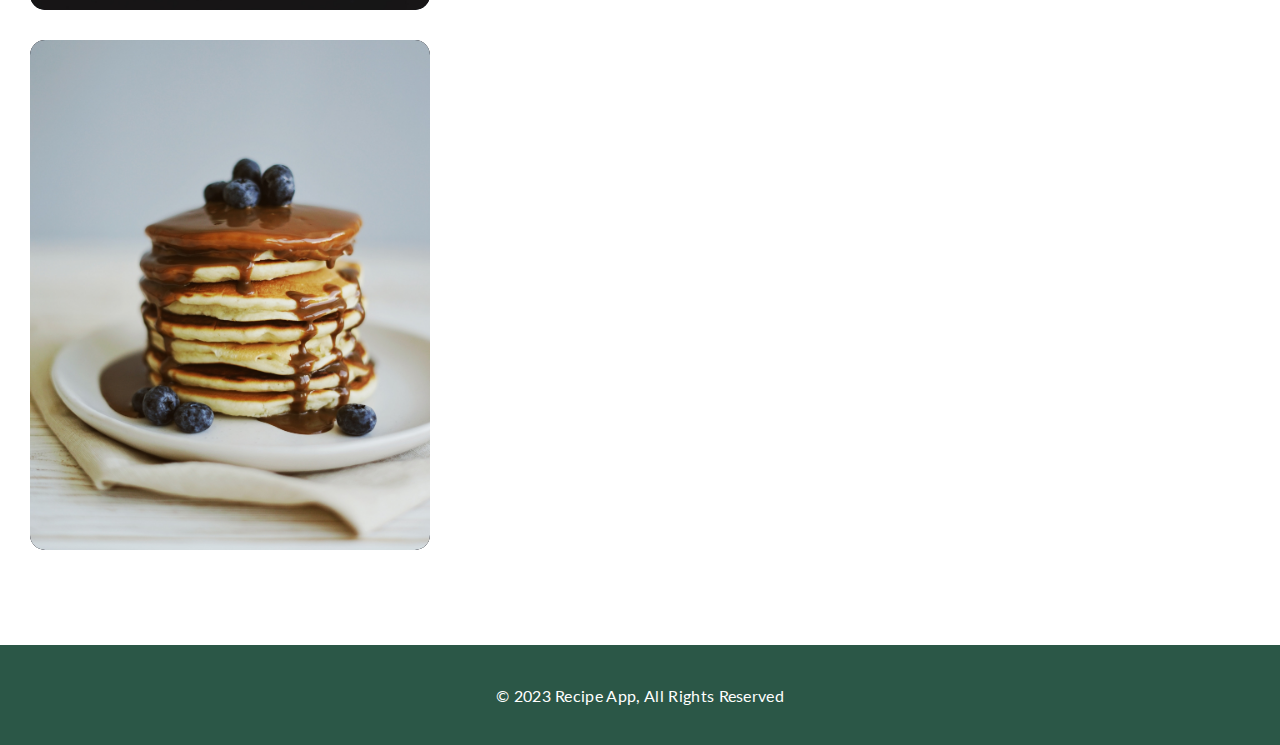
<file: recipes.html>
<!DOCTYPE html>
<html>
    <head>
        <meta charset="UTF-8">
        <meta name="viewport" content="width=device-width, initial-scale=1.0">
        <link rel="shourtcout icon" type="image/png" href="images/recipes/fflogo.png">
        <link rel="stylesheet" href="recipes.css">
        <link rel="preconnect" href="https://fonts.googleapis.com">
        <link rel="preconnect" href="https://fonts.gstatic.com" crossorigin>
        <link href="https://fonts.googleapis.com/css2?family=Lato:wght@300;400;500;600;700&family=Open+Sans:wght@400;700&display=swap" rel="stylesheet">
        <title>Recipes</title>

        <script
        src="https://cdn.jsdelivr.net/npm/@popperjs/core@2.11.7/dist/umd/popper.min.js"
        integrity="sha384-zYPOMqeu1DAVkHiLqWBUTcbYfZ8osu1Nd6Z89ify25QV9guujx43ITvfi12/QExE"
        crossorigin="anonymous"
      ></script>
      <script
        src="https://cdn.jsdelivr.net/npm/bootstrap@5.3.0-alpha3/dist/js/bootstrap.min.js"
        integrity="sha384-Y4oOpwW3duJdCWv5ly8SCFYWqFDsfob/3GkgExXKV4idmbt98QcxXYs9UoXAB7BZ"
        crossorigin="anonymous"
      ></script>
      <link
        href="https://cdn.jsdelivr.net/npm/bootstrap@5.3.0-alpha3/dist/css/bootstrap.min.css"
        rel="stylesheet"
        integrity="sha384-KK94CHFLLe+nY2dmCWGMq91rCGa5gtU4mk92HdvYe+M/SXH301p5ILy+dN9+nJOZ"
        crossorigin="anonymous"
      />
      <script
        src="https://cdn.jsdelivr.net/npm/bootstrap@5.3.0-alpha3/dist/js/bootstrap.bundle.min.js"
        integrity="sha384-ENjdO4Dr2bkBIFxQpeoTz1HIcje39Wm4jDKdf19U8gI4ddQ3GYNS7NTKfAdVQSZe"
        crossorigin="anonymous"
      ></script>
    
    </head>
    <body>
        <div class="navbar-div">
            <div class="container">
                <div class="navbar">
                  <div class="search-bar-img">
                    <img src="images/recipes/Vector.png" alt="search-bar-img" class="icon2">
                  </div>
                    <a href="./index.html" class="logo">
                        Flavor<span class="finder">Finder</span>
                    </a>
                    <div class="hamburger" onclick="toggleMenu()">
                      <div class="hamburger-line"></div>
                      <div class="hamburger-line"></div>
                      <div class="hamburger-line"></div>
                  </div>
                    <div class="navlinks">
                        <a href="./index.html" class="navlink">Home</a>
                        <a href="./recipes.html" class="navlink">Recipes</a>
                        <a href="./myrecipes.html" class="navlink">My Recipes</a>
                    </div>
                    <div class="search-bar">
                      <div class="search-bar-img1">
                        <img src="images/recipes/Vector.png" alt="search-bar-img" class="icon2">
                      </div>
                        <input type="text" class="search-text" placeholder="Search" />
                    </div>
                    <div class="rounded-picture">
                      <img src="images/recipes/pexels-pixabay-220453 (1).jpg" alt="profile-picture" class="icon3">
                      <div class="signout-text">
                        <a href="./login.html" class="signout-link">Sign Out</a>
                      </div>
                    </div>
                </div>
            </div>
        </div>
        <div class="hero-section">
            <div class="image-bg">
                <div class="container">
                    <h1 class="recipes-heading">RECIPES</h1>
                    <div class="recipes-navlinks">
                        <a href="./index.html" class="recipes-navlink">HOME</a>
                        <img src="images/recipes/next (4).png" alt="arrow" class="arrow">
                        <a href="./recipes.html" class="recipes-navlink">RECIPES</a>
                    </div>
                </div>
            </div>
        </div>

        <div class="slide-menu" style="width: 0px">
          <div class="slide-menu-nav">
            <a href="./index.html" class="logo"> 
              Flavor<span class="finder" id="menu-finder">Finder</span>
          </a>
          <div class="slide-menu-nav-div">
            <a href="./index.html" class="navlink">Home</a>
            <a href="./recipes.html" class="navlink">Recipes</a>
            <a href="./myrecipes.html" class="navlink">My Recipes</a>
            <hr class="navline">
            <a href="./login.html" class="navlink signout-link">Sign Out</a>
          </div>
          </div>
        </div>

        <div class="container" id="responsive-con">
          <a href="./index.html">
            <img src="images/recipes/right-arrow.png" alt="arrow2" class="arrow2">   
          </a>
        </div>
        <div class="line"></div>

        <div class="second-section">
            <div class="container">
        
                <div class="mt-5">
                  <!-- 1. kartica -->
                  <div class="col-3">
                    <div class="flip-card-container" style="--hue: 220">
                      <div class="flip-card">
                        <div class="card-front">
                          <figure>
                            <div class="img-bg"></div>
                            <img src="images/recipes/pexels-anthony-leong-2092906.jpg" alt="Melina">
                          </figure>
                        </div>
        
                        <div class="card-back" style="
                            background-color: #2b5747;
                            padding: 20px;
                            display: flex;
                            flex-direction: column;
                            justify-content: space-between;
                          ">
                          <div>
                            <div class="card-head-style" style="display: flex; justify-content: space-between;">
                              <div class="margin-bottom">
                                <h2 class="flip-card-head">
                                  Italian Pasta
                                </h2>
                                <p class="paragraph-style">
                                  by Melina Dobrik
                                </p>
                              </div>
                              <img src="images/recipes/star.png" alt="icon1" class="icon">
                            </div>
                            <div class="ingredients-text">
                                <h3 class="ingredients-heading">
                                    Ingredients: 
                                </h3>
                                <ul class="paragraph2-style">
                                    <li>Pasta (e.g. spaghetti, penne, fusilli)</li>
                                    <li>Salt (for seasoning the pasta water)</li>
                                    <li>Olive oil (for cooking or drizzling over the pasta)</li>
                                    <li>Garlic (minced or sliced)</li>
                                    <li>Onion (finely chopped)</li>
                                    <li>Tomatoes (canned or fresh, diced or crushed)</li>
                                    <li>Tomato paste (for added richness and depth of flavor)</li>
                                    <li>Basil (fresh or dried)</li>
                                    <li>Oregano (fresh or dried)</li>
                                  </ul>
                            </div>
                          </div>
                          <p class="prep-time">
                            Prep time: 20 min.
                          </p>
                        </div>
                      </div>
                    </div>
                  </div>
                  <!-- 2. kartica -->
                  <div class="col-3">
                    <div class="flip-card-container" style="--hue: 220">
                      <div class="flip-card">
                        <div class="card-front">
                          <figure>
                            <div class="img-bg"></div>
                            <img src="images/recipes/pexels-kristina-paukshtite-1146760.jpg" alt="Hamza" style="object-fit: cover;">
                          </figure>
                        </div>
        
                        <div class="card-back" style="
                            background-color: #2b5747;
                            padding: 20px;
                            display: flex;
                            flex-direction: column;
                            justify-content: space-between;
                          ">
                          <div>
                            <div class="card-head-style" style="display: flex; justify-content: space-between;">
                              <div class="margin-bottom">
                                <h2 class="flip-card-head">
                                  Pizza
                                </h2>
                                <p class="paragraph-style">
                                  by Hamza Doe
                                </p>
                              </div>
                              <img src="images/recipes/star.png" alt="icon1" class="icon">
                            </div>
                            <div class="ingredients-text">
                                <h3 class="ingredients-heading">
                                    Ingredients: 
                                </h3>
                                <ul class="paragraph2-style">
                                    <li>Pizza dough (either store-bought or homemade)</li>
                                    <li>Tomato sauce (either store-bought or homemade)</li>
                                    <li>Mozzarella cheese (shredded or sliced)</li>
                                    <li>Parmesan cheese (grated or shaved)</li>
                                    <li>Basil (fresh or dried)</li>
                                    <li>Oregano (fresh or dried)</li>
                                    <li>Garlic (minced or sliced)</li>
                                    <li>Onion (finely chopped or sliced)</li>
                                    <li>Bell peppers (sliced or diced)</li>
                                    <li>Mushrooms (sliced or diced)</li>
                                    <li>Pepperoni (sliced)</li>
                                </ul>
                            </div>
                          </div>
                          <p class="prep-time">
                            Prep time: 15 min.
                          </p>
                        </div>
                      </div>
                    </div>
                  </div>
                  <!-- 3. kartica -->
                  <div class="col-3">
                    <div class="flip-card-container" style="--hue: 220">
                      <div class="flip-card">
                        <div class="card-front">
                          <figure>
                            <div class="img-bg"></div>
                            <img src="images/recipes/pexels-dana-tentis-1213710.jpg" alt="Selma" style="object-fit: cover;">
                          </figure>
                        </div>
        
                        <div class="card-back" style="
                            background-color: #2b5747;
                            padding: 20px;
                            display: flex;
                            flex-direction: column;
                            justify-content: space-between;
                          ">
                          <div>
                            <div class="card-head-style" style="display: flex; justify-content: space-between;">
                              <div class="margin-bottom">
                                <h2 class="flip-card-head">
                                  Salad
                                </h2>
                                <p class="paragraph-style">
                                  by Selma Joe
                                </p>
                              </div>
                              <img src="images/recipes/star.png" alt="icon1" class="icon">
                            </div>
                            <div class="ingredients-text">
                                <h3 class="ingredients-heading">
                                    Ingredients: 
                                </h3>
                                <ul class="paragraph2-style">
                                    <li>Greens (e.g. lettuce, spinach, arugula, kale)</li>
                                    <li>Tomatoes (sliced or diced)</li>
                                    <li>Cucumbers (sliced or diced)</li>
                                    <li>Bell peppers (sliced or diced)</li>
                                    <li>Carrots (shredded or sliced)</li>
                                    <li>Radishes (sliced or diced)</li>
                                    <li>Red onion (sliced or diced)</li>
                                    <li>Avocado (sliced or diced)</li>
                                </ul>
                            </div>
                          </div>
                          <p class="prep-time">
                            Prep time: 10 min.
                          </p>
                        </div>
                      </div>
                    </div>
                  </div>
    
                  <!-- 4. kartica -->
                  <div class="col-3">
                    <div class="flip-card-container" style="--hue: 220">
                      <div class="flip-card">
                        <div class="card-front">
                          <figure>
                            <div class="img-bg"></div>
                            <img src="images/recipes/pexels-dana-tentis-725991.jpg" alt="Yasmin" style="object-fit: cover;">
                          </figure>
                        </div>
        
                        <div class="card-back" style="
                            background-color: #2b5747;
                            padding: 20px;
                            display: flex;
                            flex-direction: column;
                            justify-content: space-between;
                          ">
                          <div>
                            <div class="card-head-style" style="display: flex; justify-content: space-between;">
                              <div class="margin-bottom">
                                <h2 class="flip-card-head">
                                  Salmon
                                </h2>
                                <p class="paragraph-style">
                                  by Yasmin Yale
                                </p>
                              </div>
                              <img src="images/recipes/star.png" alt="icon1" class="icon">
                            </div>
                            <div class="ingredients-text">
                                <h3 class="ingredients-heading">
                                    Ingredients: 
                                </h3>
                                <ul class="paragraph2-style">
                                    <li>Salmon fillets (fresh or frozen)</li>
                                    <li>Salt and pepper (for seasoning the salmon)</li>
                                    <li>Olive oil (for cooking or marinating the salmon)</li>
                                    <li>Lemon (sliced or juiced)</li>
                                    <li>Garlic (minced or sliced)</li>
                                    <li>Dill (fresh or dried)</li>
                                    <li>Parsley (fresh or dried)</li>
                                    <li>Butter (for added richness and flavor)</li>
                                    <li>White wine (for deglazing and adding acidity)</li>
                                    <li>Soy sauce (for a savory umami flavor)</li>
                                </ul>
                            </div>
                            </div>
                          <p class="prep-time">
                            Prep time: 45 min.
                          </p>
                        </div>
                      </div>
                    </div>
                  </div>
    
                  <!-- 5. kartica -->
                  <div class="col-3">
                    <div class="flip-card-container" style="--hue: 220">
                      <div class="flip-card">
                        <div class="card-front">
                          <figure>
                            <div class="img-bg"></div>
                            <img src="images/recipes/pexels-media-lens-king-6920656.jpg" alt="Mirza" style="object-fit: cover;">
                          </figure>
                        </div>
        
                        <div class="card-back" style="
                            background-color: #2b5747;
                            padding: 20px;
                            display: flex;
                            flex-direction: column;
                            justify-content: space-between;
                          ">
                          <div>
                            <div class="card-head-style" style="display: flex; justify-content: space-between;">
                              <div class="margin-bottom">
                                <h2 class="flip-card-head">
                                  Ćevapi
                                </h2>
                                <p class="paragraph-style">
                                  by Mirza Mrkva
                                </p>
                              </div>
                              <img src="images/recipes/star.png" alt="icon1" class="icon">
                            </div>
                            <div class="ingredients-text">
                                <h3 class="ingredients-heading">
                                    Ingredients: 
                                </h3>
                                <ul class="paragraph2-style">
                                    <li>Ground beef (or a mixture of beef)</li>
                                    <li>Onion (finely chopped)</li>
                                    <li>Garlic (minced or finely chopped)</li>
                                    <li>Paprika (sweet or smoked)</li>
                                    <li>Salt and pepper (for seasoning the meat)</li>
                                    <li>Baking soda (to help tenderize the meat)</li>
                                    <li>Bread crumbs (for binding the meat)</li>
                                </ul>
                            </div>
                            </div>
                          <p class="prep-time">
                            Prep time: 20 min.
                          </p>
                        </div>
                      </div>
                    </div>
                  </div>
    
                  <!-- 6. kartica -->
                  <div class="col-3">
                    <div class="flip-card-container" style="--hue: 220">
                      <div class="flip-card">
                        <div class="card-front">
                          <figure>
                            <div class="img-bg"></div>
                            <img src="images/recipes/pexels-polina-tankilevitch-4109998.jpg" alt="Benjamin" style="object-fit: cover;">
                          </figure>
                        </div>
        
                        <div class="card-back" style="
                            background-color: #2b5747;
                            padding: 20px;
                            display: flex;
                            flex-direction: column;
                            justify-content: space-between;
                          ">
                          <div>
                            <div class="card-head-style" style="display: flex; justify-content: space-between;">
                              <div class="margin-bottom">
                                <h2 class="flip-card-head" id="chocolate-cake">
                                  Chocolate Cake
                                </h2>
                                <p class="paragraph-style">
                                  by Benjamin Tyson
                                </p>
                              </div>
                              <img src="images/recipes/star.png" alt="icon1" class="icon">
                            </div>
                            <div class="ingredients-text">
                                <h3 class="ingredients-heading">
                                    Ingredients: 
                                </h3>
                                <ul class="paragraph2-style">
                                    <li>All-purpose flour</li>
                                    <li>Cocoa powder (unsweetened)</li>
                                    <li>Baking powder</li>
                                    <li>Baking soda</li>
                                    <li>Salt</li>
                                    <li>Granulated sugar</li>
                                    <li>Brown sugar</li>
                                    <li>Butter (unsalted, at room temperature)</li>
                                    <li>Eggs</li>
                                    <li>Vanilla extract</li>
                                </ul>
                            </div>
                            </div>
                          <p class="prep-time">
                            Prep time: 50 min.
                          </p>
                        </div>
                      </div>
                    </div>
                  </div>

                  <!-- 7. kartica -->
                  <div class="col-3">
                    <div class="flip-card-container" style="--hue: 220">
                      <div class="flip-card">
                        <div class="card-front">
                          <figure>
                            <div class="img-bg"></div>
                            <img src="images/recipes/pexels-valeria-boltneva-1893556.jpg" alt="Benjamin" style="object-fit: cover;">
                          </figure>
                        </div>
        
                        <div class="card-back" style="
                            background-color: #2b5747;
                            padding: 20px;
                            display: flex;
                            flex-direction: column;
                            justify-content: space-between;
                          ">
                          <div>
                            <div class="card-head-style" style="display: flex; justify-content: space-between;">
                              <div class="margin-bottom">
                                <h2 class="flip-card-head">
                                  Fries
                                </h2>
                                <p class="paragraph-style">
                                  by Selma Joe
                                </p>
                              </div>
                              <img src="images/recipes/star.png" alt="icon1" class="icon">
                            </div>
                            <div class="ingredients-text">
                                <h3 class="ingredients-heading">
                                    Ingredients: 
                                </h3>
                                <ul class="paragraph2-style">
                                    <li>Greens (e.g. lettuce, spinach, arugula, kale)</li>
                                    <li>Tomatoes (sliced or diced)</li>
                                    <li>Cucumbers (sliced or diced)</li>
                                    <li>Bell peppers (sliced or diced)</li>
                                    <li>Carrots (shredded or sliced)</li>
                                    <li>Radishes (sliced or diced)</li>
                                    <li>Red onion (sliced or diced)</li>
                                    <li>Avocado (sliced or diced)</li>
                                </ul>
                            </div>
                            </div>
                          <p class="prep-time">
                            Prep time: 10 min.
                          </p>
                        </div>
                      </div>
                    </div>
                  </div>

                  <!-- 8. kartica -->
                  <div class="col-3">
                    <div class="flip-card-container" style="--hue: 220">
                      <div class="flip-card">
                        <div class="card-front">
                          <figure>
                            <div class="img-bg"></div>
                            <img src="images/recipes/pexels-valeria-boltneva-1199957.jpg" alt="Benjamin" style="object-fit: cover;">
                          </figure>
                        </div>
        
                        <div class="card-back" style="
                            background-color: #2b5747;
                            padding: 20px;
                            display: flex;
                            flex-direction: column;
                            justify-content: space-between;
                          ">
                          <div>
                            <div class="card-head-style" style="display: flex; justify-content: space-between;">
                              <div class="margin-bottom">
                                <h2 class="flip-card-head">
                                  Burger
                                </h2>
                                <p class="paragraph-style">
                                  by Hamya Joe
                                </p>
                              </div>
                              <img src="images/recipes/star.png" alt="icon1" class="icon">
                            </div>
                            <div class="ingredients-text">
                                <h3 class="ingredients-heading">
                                    Ingredients: 
                                </h3>
                                <ul class="paragraph2-style">
                                    <li>Ground beef (or a mixture of beef and pork)</li>
                                    <li>Salt and pepper (for seasoning the meat)</li>
                                    <li>Hamburger buns</li>
                                    <li>Lettuce (leaf or shredded)</li>
                                    <li>Tomatoes (sliced)</li>
                                    <li>Onion (sliced or diced)</li>
                                    <li>Pickles (sliced)</li>
                                    <li>Cheese (e.g. cheddar, American, Swiss)</li>
                                    <li>Ketchup</li>
                                    <li>Mustard (e.g. yellow, Dijon)</li>
                                </ul>
                            </div>
                            </div>
                          <p class="prep-time">
                            Prep time: 10 min.
                          </p>
                        </div>
                      </div>
                    </div>
                  </div>

                  <!-- 9. kartica -->
                  <div class="col-3">
                    <div class="flip-card-container" style="--hue: 220">
                      <div class="flip-card">
                        <div class="card-front">
                          <figure>
                            <div class="img-bg"></div>
                            <img src="images/recipes/pexels-olena-bohovyk-3323680.jpg" alt="Benjamin" style="object-fit: cover;">
                          </figure>
                        </div>
        
                        <div class="card-back" style="
                            background-color: #2b5747;
                            padding: 20px;
                            display: flex;
                            flex-direction: column;
                            justify-content: space-between;
                          ">
                          <div>
                            <div class="card-head-style" style="display: flex; justify-content: space-between;">
                              <div class="margin-bottom">
                                <h2 class="flip-card-head">
                                  Pancakes
                                </h2>
                                <p class="paragraph-style">
                                  by Jon Jones
                                </p>
                              </div>
                              <img src="images/recipes/star.png" alt="icon1" class="icon">
                            </div>
                            <div class="ingredients-text">
                                <h3 class="ingredients-heading">
                                    Ingredients: 
                                </h3>
                                <ul class="paragraph2-style">
                                    <li>All-purpose flour</li>
                                    <li>Baking powder</li>
                                    <li>Baking soda</li>
                                    <li>Salt</li>
                                    <li>Granulated sugar</li>
                                    <li>Eggs</li>
                                    <li>Milk</li>
                                    <li>Butter (unsalted, melted)</li>
                                    <li>Vanilla extract</li>
                                </ul>
                            </div>
                            </div>
                          <p class="prep-time">
                            Prep time: 5 min.
                          </p>
                        </div>
                      </div>
                    </div>
                  </div>
                  
            </div>
        </div>
        <footer class="footer">
          <div class="container">
            <p class="footer-text">© 2023 Recipe App, All Rights Reserved </p>
          </div>
        </footer>
        </div>
        <script>
          function toggleMenu() {
              const slideMenu = document.querySelector('.slide-menu');
              slideMenu.style.width = slideMenu.style.width === '0px' ? '290px' : '0px';
    
              if (slideMenu.style.width === '290px') {
            document.addEventListener('click', closeMenuOnClickOutside);
        } else {
            document.removeEventListener('click', closeMenuOnClickOutside);
        }
          }
          function closeMenuOnClickOutside(event) {
        const slideMenu = document.querySelector('.slide-menu');
        
        if (!event.target.closest('.slide-menu') && !event.target.closest('.hamburger')) {
            slideMenu.style.width = '0px';
            document.removeEventListener('click', closeMenuOnClickOutside);
        }
    }
      </script>
    </body>
    
</html>
</file>
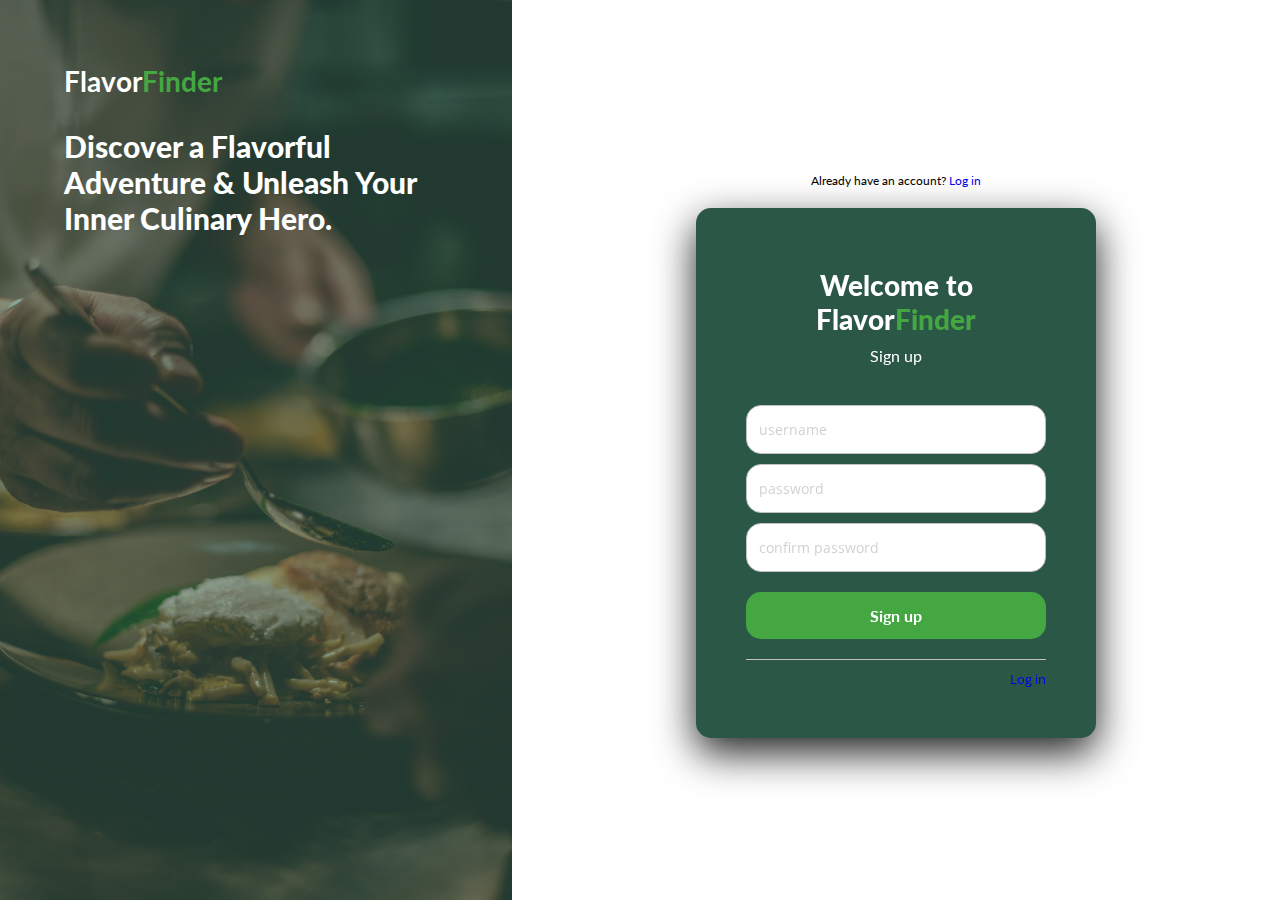
<file: signup.html>
<!DOCTYPE html>

<html>
    <head>
        <meta charset="UTF-8">
        <meta name="viewport" content="width=device-width, initial-scale=1.0">
        <link rel="shourtcout icon" type="image/png" href="images/recipes/fflogo.png">
        <link rel="stylesheet" href="signup.css">
        <link rel="preconnect" href="https://fonts.googleapis.com">
        <link rel="preconnect" href="https://fonts.gstatic.com" crossorigin>
        <link href="https://fonts.googleapis.com/css2?family=Lato:wght@400;500;600;700;900&family=Open+Sans:wght@400;700&display=swap" rel="stylesheet">
        <title>
            Sign up | FlavorFinder
        </title>
    </head>

    <body>
        <div class="parent-login">
            <div class="left-side">
                <div class="image-bg">
                    <div class="header">
                        <a href="./index.html" class="logo"> 
                            Flavor<span class="finder">Finder</span>
                        </a>
                        <h1>Discover a Flavorful Adventure & Unleash Your Inner Culinary Hero.</h1>
                    </div>
                </div>
            </div>
            <div class="right-side">
                <nav class="membership-nav">
                    <p class="sign-up">Already have an account?<a href="./login.html"> Log in</a></p>
                </nav>
                <form class="login">
                    <h2>Welcome to Flavor<span class="finder">Finder</span></h2>
                    <p id="login-id">Sign up</p>
                    <input type="text" placeholder="username" />
                    <input type="password" placeholder="password" />
                    <input type="confirmation" placeholder="confirm password" />
                    <a href="./index.html" class="button" id="first-login"><span class="button-text">Sign up</span></a>
                    <div class="links">
                      <a href="./login.html">Log in</a>
                    </div>
                  </form>

            </div>
        </div>
    </body>
</html>
</file>
<file: style.css>
*{
    margin: 0;
    padding: 0 ;
    text-decoration: none;
}

body {
    margin: 0;
    padding: 0;
}



.container {
    width: 1240px;
    padding: 10px;
    margin: 0 auto;
    
}

.hero-section {
    background-color: #2B5747;
    height: 800px;
}

.navbar {
    display: flex;
    align-items: center;
    justify-content: space-between;
    padding-top: 40px;
    border-bottom: none; 
}

.logo {
    color: white;
    font-family: "Lato", sans-serif;
    font-weight: 700;
    font-size: 28px;
    text-decoration: none; 
}

.finder {
    color: #44A742;
}

.navlinks {
    font-family: "Lato", sans-serif;
    font-weight: 500;
    font-size: 18px;
    letter-spacing: 2%;
}

.navlink {
    margin-right: 65px; 
    text-decoration: none; 
    color: white; 
    position: relative;
}

.navlink:hover::after {
    content: "";
    position: absolute;
    left: 0;
    bottom: -5px;
    width: 100%;
    height: 2px;
    background-color: #44A742;
    border-radius: 15px;
}

.search-bar {
    display: flex;
    background-color: #7F9B7F;
    opacity: 0.42;
    border-radius: 15px;
    padding: 5px;
    margin-right: 50px;
}

.search-text {
    background: none;
    border: none;
    font-family: "Lato", sans-serif;
    font-weight: 400;
    font-size: 16px;
    letter-spacing: 2%;
}

.search-bar-img1{
  margin-right: 5px;
}

.search-bar-img{
  display: none;
}

::placeholder {
    color: white;
}

.content-section {
    padding-top: 155px;
    color: white;
    display: flex; 
}

.text-container {
    width: 560px;
}

.first-column{
    width: 50%;
}

.second-column{
    width: 50%;
    display: flex;
    position: relative;
}

.main-text {
    font-family: "Lato", sans-serif;
    font-weight: bold;
    font-size: 60px;
    letter-spacing: 2%;
    margin-bottom: 25px;
    margin-top: 0;
}

.sub-text {
    font-family: "Open Sans", sans-serif;
    font-weight: normal;
    font-size: 16px;
    letter-spacing: 2%;
    opacity: 0.7;
    margin-bottom: 55px;
}

.button {
    width: 196px;
    height: 48px;
    padding: 13px 66px;
    background-color: #44A742;
    border-radius: 15px;
    display: flex;
    align-items: center;
    justify-content: center;
    transition: background-color 0.2s ease; 
    cursor: pointer;
    text-decoration: none;
}

.button:hover {
    background-color: #167E13; 
}

.button-text {
    font-family: "Lato", sans-serif;
    font-weight: bold;
    font-size: 18px;
    letter-spacing: 2%;
    color: white;
}

.image-container {
    margin-left: auto; 
    margin-top: -60px; 
    filter: drop-shadow(30px 10px 80px #212121);
}

.image {
    width: 427px;
    height: 422px;
    object-fit: cover;
}

.second-section{
    padding-top: 50px;
}

.second-section-content{
    display: flex;
    justify-content: space-between;
}

.featured-recipes {
    font-family: "Lato", sans-serif;
    font-weight: bold;
    font-size: 45px;
    letter-spacing: 2%;
    color: black;
    display: inline-block; 
    margin-bottom: 0;
}

.see-all {
    font-family: "Open Sans", sans-serif;
    font-weight: 500;
    font-size: 18px;
    color: #44A742;
    text-decoration: none;
    float: right;
    right: 0;
    top: 0;
    margin-top: auto;
    margin-bottom: auto;
}

.divider {
    width: 130px;
    height: 5px;
    background-color: #44A742;
    margin-top: 15px;
    border-radius: 15px;
}
.rating {
    display: flex;
}

.icon {
    width: 24px;
    height: 24px;
    margin-right: 7px;
}

.icon2{
  object-fit: cover;
  height: 20px;
}

.card-wrapper {
  width: 263px;
  background-color: white;
  border-radius: 15px;
  padding: 13px 20px;
  position: absolute;
  bottom: 40px;
  left: 70px; 
}

.card-wrap {
  width: 263px;
  background-color: white;
  border-radius: 15px;
  padding: 13px 20px;
  position: absolute;
  bottom: -10px;
  right: -45px; 
}


.card-header {
    display: flex;
    justify-content: space-between;
}

.header-text {
    font-family: 'Lato', sans-serif;
    font-style: normal;
    font-weight: 700;
    font-size: 16px;
    line-height: 19px;
    letter-spacing: 0.02em;
    margin: 0px;
    margin-bottom: 13px;
    margin-top: 4px;
    color: black;
}

.comment-text {
    font-family: 'Open Sans', sans-serif;
    font-style: normal;
    font-weight: 400;
    font-size: 12px;
    line-height: 16px;
    color: rgba(0, 0, 0, 0.7);
    margin: 0px;
}

*,
*::after,
*::before {
  margin: 0;
  padding: 0;
  box-sizing: border-box;
}


.flip-card-container {
  --hue: 150;
  --primary: hsl(var(--hue), 50%, 50%);
  --white-1: hsl(0, 0%, 90%);
  --white-2: hsl(0, 0%, 80%);
  --dark: hsl(var(--hue), 25%, 10%);
  --grey: hsl(0, 0%, 50%);

  width: 400px;
  max-width: 400px;
  height: 510px;

  
  margin-left: 0px;
  margin-right: 0px;

  perspective: 1000px;
}

.flip-card {
  width: inherit;
  height: inherit;

  position: relative;
  transform-style: preserve-3d;
  transition: .6s .1s;
}

.flip-card-container:hover .flip-card,
.flip-card-container:focus-within .flip-card {
  transform: rotateY(180deg);
}

.card-front,
.card-back {
  width: 100%;
  height: 100%;
  border-radius: 15px;

  background: var(--dark);
  position: absolute;
  top: 0;
  left: 0;
  overflow: hidden;

  backface-visibility: hidden;

  display: flex;
}

.card-back-header{
    display: flex;
    flex-direction: column;
}

.flip-card-head{
  font-family: 'Lato', sans-serif;
  font-weight: 600;
  font-size: 35px;
  color: rgba(255, 255, 255, 0.8);
  margin-bottom: 5px;
  margin-top: 0;
}

.margin-bottom{
  margin-bottom: 55px;
}

.paragraph-style{
  font-family: 'Lato', sans-serif;
  font-weight: 400;
  font-size: 14px;
  color: rgba(255, 255, 255, 0.7);
  margin-bottom: 0;                         
}

.paragraph2-style{
  font-family: 'Open Sans', sans-serif;
  font-weight: 400;
  font-size: 16px;
  color: rgba(255, 255, 255, 0.7);
  margin-bottom: 10px;
}

.prep-time{
  font-family: 'Open Sans', sans-serif;
  font-weight: 700;
  font-size: 16px;
  color: rgba(255, 255, 255, 0.8);
  margin-bottom: 0;
}



.card-front {
  transform: rotateY(0deg);
  z-index: 2;
}


.card-back {
  transform: rotateY(180deg);
  z-index: 1;
}


figure {
  z-index: -1;
}


figure,
.img-bg {
  position: absolute;
  top: 0;
  left: 0;

  width: 100%;
  height: 100%;
}


img {
  height: 100%;
  width: 100%;
  border-radius: 15px;
}



.card-front .img-bg::before {
  content: "";

  position: absolute;
  top: 34%;
  left: 50%;
  transform: translate(-50%, -50%) rotate(18deg);
}

.card-back .img-bg {
  clip-path: polygon(0 0, 100% 0, 100% 80%, 0 60%);
}


.flip-card-container:hover .card-front .img-bg::before {
  width: 6px;
  border-left-color: var(--primary);
  border-right-color: var(--primary);
}

.footer {
  background-color: #2B5747;
  height: 100px;
  display: flex;
  justify-content: center;
  align-items: center;
  margin-top: 55px;
}

.footer-text {
  font-family: "Lato", sans-serif;
  font-style: normal;
  font-weight: 400;
  font-size: 16px;
  line-height: 19px;
  letter-spacing: 0.02em;
  color: #ffff;
  display: flex;
  justify-content: center;
  align-items: center;
  margin-bottom: 0px;
}

.navbar {
  display: flex;
  align-items: center;
  justify-content: space-between;
  padding: 20px;
}


.hamburger {
  display: none;
  flex-direction: column;
  justify-content: space-between;
  width: 16px;
  height: 16px;
  cursor: pointer;
  position: absolute;
  right: 0px;
  top: 20px;
}

.hamburger-line {
  width: 100%;
  height: 2px;
  background-color: #ffffff;
  transition: background-color 0.3s ease;
  border-radius: 15px;
}

.navlinks {
  display: flex;
}

.navlink {
  text-decoration: none;
  color: #ffffff;
  z-index: 20;
}

.slide-menu {
  position: fixed;
  top: 0;
  right: 0;
  width: 0px;
  height: 100%;
  background-color: #44A742;
  z-index: 10;
  transition: width 0.3s ease;
}

.col-3 {
  width: 100%;
  height: 510px;
  padding-left: 0px;
  padding-right: 0px;
  margin-bottom: 30px;
  margin-right: 100px;
}

.mt-5 {
  margin-right: 0px;
  margin-left: 0px;
  display: flex;
  justify-content: flex-end;
  width: 100%;
  flex-wrap: wrap;
}

.rounded-picture {
  position: absolute;
  top: 50%;
  right: 0;
  transform: translateY(-50%);
}

.signout-text {
  width: 75px;
  display: none;
  position: absolute;
  bottom: -30px;
  left: 50%;
  transform: translateX(-50%);
  padding: 5px;
  background-color: #fff;
  border-radius: 5px;
  box-shadow: 0 2px 5px rgba(0, 0, 0, 0.2);
}

.signout-link{
  text-decoration: none;
  color: #000000;
}

.signout-link:hover{
  color: #535353;
}

.rounded-picture:hover .signout-text,
.signout-text:hover {
  display: block;
}

/* responsive */
@media (max-width: 393px) {

  .rounded-picture{
    display: none;
  }

  .slide-menu {
    width: 0px;
}

.slide-menu-nav{
  padding: 25px; 
  display: flex; 
  flex-direction: column;
}

.slide-menu-nav-div{
  display: flex;
  flex-direction: column;
  padding-top: 155px;
}

.navlink{
  margin: 0px;
  margin-bottom: 50px;
  text-align: center;
  font-family: 'Lato';
  font-style: normal;
  font-weight: 700;
  font-size: 28px;
  line-height: 34px;

  color: #FFFFFF;
}

.navline {
  margin: 0;
  border: none;
  border-top: 1px solid #585858; 
}

.slide-menu-nav-div .signout-link {
  margin-bottom: 0; 
  font-weight: 400;
  font-size: 18px;
  color: #2B5747;
}

  .navbar {
    flex-direction: column;
  }

  .logo {
    text-align: center;
  }

  #menu-finder{
    color:#2B5747;
  }

  .search-bar{
    display: none;
  }
  
  .search-bar-img{
    display: flex;
    position: absolute;
    left: 0px;
    top: 20px;
    cursor: pointer;
  }
  
  .menu-icon {
    display: block;
  }

  .hamburger{
    display: flex;
    position: absolute;
  }

  .navlinks {
    flex-direction: column;
    align-items: flex-start;
    width: 100%;
    margin-top: 20px;
    position: fixed;
    top: 0;
    right: 0;
    width: 0;
    height: 100vh;
    background-color: #c22222;
    overflow: hidden;
    transition: width 0.3s ease;
  }

  .col-3 {
    height: 285px;
    width: 100%;
    margin: 0px;
    margin-right: 92px;
    margin-bottom: 15px;
  }


  .mt-5 {
    padding: 0px;
    justify-content: space-between;
    align-self: center;
  }

  .navlinks.open {
    display: flex;
    
  }


  .navlinks.active {
    display: flex;
    flex-direction: column;
    align-items: center;
    background-color: #44A742;
    padding: 20px;
    position: absolute;
    top: 70px;
    width: 100%;
    z-index: 99;
}

  .hero-section{
    overflow: hidden;
  }
  
  .content-section {
    padding-top: 145px;
    color: white;
    display: block;
  }

  .text-container {
    width: 100%;
}

  .main-text {
    width: 373px;
    height: 216px;

    font-family: "Lato", sans-serif;
    font-style: normal;
    font-weight: 700;
    font-size: 45px;
    line-height: 54px;
    letter-spacing: 0.02em;

    color: #FFFFFF;
  }

  .sub-text{
    width: 373px;
    height: 76px;
    
    font-family: "Open Sans", sans-serif;
    font-style: normal;
    font-weight: 400;
    font-size: 14px;
    line-height: 19px;
    letter-spacing: 0.02em;
    opacity: 0.7;
  }

  .button{
    width: 196px;
    height: 48px;
  }

  .card-wrap, .card-wrapper{
    display: none;
  }

  .first-column{
    position: absolute;
    left: 10px;
    top: 203px;
    z-index: 2;

  }

  .image-container{
    position: absolute;
    width: 427px;
    height: 422px;
    left: 200px;
    top: -110px;
  }

  .image{
    filter: brightness(70%);
  }
  
  .second-section{
    padding-top: 45px;
  }

  .featured-recipes{
    font-family: "Lato", sans-serif;
    font-style: normal;
    font-weight: 700;
    font-size: 30px;
    line-height: 36px;

    letter-spacing: 2%;

    color: #000000;
  }

  .see-all{
    font-family: "Open Sans", sans-serif;
    font-style: normal;
    font-weight: 500;
    font-size: 14px;
    line-height: 19px;


    color: #44A742;
  }


  .flip-card-container{
    width: 182px;
    height: 285px;
  }

  .margin-bottom{
    margin-bottom: 15px;
  }

  .flip-card-head{
    font-size: 18px;
    line-height: 22px;
    margin-bottom: 0px;
  }

  .paragraph-style{
    font-size: 10px;
    line-height: 12px;
  }

  .paragraph2-style{
    font-size: 10px;
    line-height: 14px;
  }

  .icon{
    margin-right: 0px;
    width: 18px;
    height: 18px;
  }

  .prep-time{
    font-size: 12px;
    line-height: 16px;
  }

  .footer{
    height: 73px;
  }

  .footer-text{
    font-size: 14px;
    line-height: 17px;
  }

  
}
</file>
<file: login.css>
*{
    padding: 0px;
    margin: 0px;
    text-decoration: none;
}

.parent-login{
    display: flex;
    height: 100vh;
}

.left-side{
    width: 40%;
}

.right-side{
    display: flex;
    flex-direction: column;
    justify-content: center; 
    align-items: center; 
    height: 100vh; 
    width: 60%;
}

.image-bg{
    background-image: linear-gradient(rgba(43, 87, 71, 0.55), rgba(43, 87, 71, 0.55)), url(images/recipes/pexels-yente-van-eynde-2403391.jpg);
    width: 100%;
    height: 100%;
    background-repeat: no-repeat;
    background-position: center;
    background-size: cover;
}

.header{
    padding: 64px;
}

.logo {
    color: white;
    font-family: "Lato", sans-serif;
    font-weight: 700;
    font-size: 28px;
    text-decoration: none; 
    margin-bottom: 30px;
}

.finder {
    color: #44A742;
}

h1{
    color: rgb(255, 255, 255);
    font-family: "Lato", sans-serif;
    font-weight:900;
    font-size: 30px;
    margin-top: 30px;
    padding-right: 30px;
}

.membership-nav{
    text-align: right;
    padding-left: 30px;
    padding-right: 30px;
    padding-top: 30px;
}

.sign-up{
    font-family: "Lato", sans-serif;
    font-size: 12px;
}

h2{
    font-family: "Lato", sans-serif;
    font-weight:900;
    margin-bottom: 25px;
}


.login {
    font-family: "Lato", sans-serif;
    margin: 20px auto;
    padding: 40px 50px;
    max-width: 300px;
    border-radius: 15px;
    background: #2B5747;
    filter: drop-shadow(0px 15px 20px #212121);
}


#login-id{
    margin-top: 10px;
}

  .login input {
    width: 100%;
    display: block;
    box-sizing: border-box;
    margin: 10px 0;
    padding: 14px 12px;
    font-size: 14px;
    border-radius: 2px; 
    font-family: "Open Sans", sans-serif;
  }

.login input[type=text],
.login input[type=password] {
  border: 1px solid #c0c0c0;
  border-radius: 15px;
  transition: .2s;
}

.login input[type=text]:hover {
  border-color: #44A742;
  outline: none;
  transition: all .2s ease-in-out;
} 

::placeholder {
    color: rgba(0, 0, 0, 0.194);
}

.button{
    width: 100%;
    padding: 14px 12px;
    margin: 20px 0px;
    background-color: #44A742;
    border-radius: 15px;
    border: none;
    display: block;
    box-sizing: border-box;
    transition: 0.2s;
    cursor: pointer;
    text-decoration: none;
}

.button:hover {
    text-decoration: none;
    background-color: #167E13; 
}

.button-text {
    font-family: "Lato", sans-serif;
    font-weight: 700;
    letter-spacing: 2%;
    font-size: 16px;
    color: white;
}

#first-login {
    text-decoration: none;
}
  
#first-login:hover {
    text-decoration: none;
}

.login input[type=submit]:hover {
  background-color:#167E13;
}

  .login h2 {
    margin: 20px 0 0; 
    color: #ffffff;
    font-size: 28px;
  }

.login p {
  margin-bottom: 40px;
  color: white;
}

.links {
    font-family: "Open Sans", sans-serif;
    display: table;
    width: 100%;  
    box-sizing: border-box;
    border-top: 1px solid #c0c0c0;
    margin-bottom: 10px;
    color: white;
}

.links a {
  display: table-cell;
  padding-top: 10px;
}

.links a:first-child {
  text-align: left;
}

.links a:last-child {
  text-align: right;
}

  .login h2,
  .login p,
  .login a {
    text-align: center;    
  }

.login a {
  text-decoration: none;  
  font-size: .8em;
}

.login a:visited {
  color: inherit;
}


.login a:hover {
  text-decoration: underline;
}


/* responsive */
@media (max-width: 393px){


    .left-side{
        display: none;
    }

    .right-side{
        width: 100%;
    }

    .parent-login{
        padding-left: 30px;
        padding-right: 30px;
        background-color:darkseagreen;
    }
}
</file>
<file: myrecipes.css>
*{
    margin: 0;
    padding: 0 ;
    text-decoration: none;
}

.container {
    width: 1240px;
    padding: 10px;
    margin: 0 auto;
}

.hero-section {
    height: 350px;
    background-color:#44A742;
    position: relative;
}


.hero-overlay {
    position: absolute;
    top: 0;
    left: 0;
    right: 0;
    bottom: 0;
    background-color: rgba(43, 87, 71, 0.55);
    z-index: 0;
}

.navbar-div{
    background-color: #2B5747;
    height: 80px;
    z-index: 2;
}

.navbar {
    display: flex;
    align-items: center;
    justify-content: space-between;
    padding-top: 40px;
    border-bottom: none; 
    background-color: #2B5747;
}

.logo {
    color: white;
    font-family: "Lato", sans-serif;
    font-weight: 800;
    font-size: 28px;
    text-decoration: none; 
}

.finder {
    color: #44A742;
}

.navlinks {
    font-family: "Lato", sans-serif;
    font-weight: 500;
    font-size: 18px;
    letter-spacing: 2%;
}

.navlink {
    margin-right: 65px; 
    text-decoration: none; 
    color: white; 
    position: relative;
}

.navlink:hover::after {
    content: "";
    position: absolute;
    left: 0;
    bottom: -5px;
    width: 100%;
    height: 2px;
    background-color: #44A742;
    border-radius: 15px;
}

.search-bar {
    display: flex;
    background-color: #7F9B7F;
    opacity: 0.42;
    border-radius: 15px;
    padding: 5px;
    margin-right: 50px;
}

.search-text {
    background: none;
    border: none;
    font-family: "Lato", sans-serif;
    font-weight: 400;
    font-size: 16px;
    letter-spacing: 2%;
}

.search-bar-img1{
  margin-right: 5px;
}

::placeholder {
    color: white;
}

.image-bg{
    background-image: linear-gradient(rgba(43, 87, 71, 0.55), rgba(43, 87, 71, 0.55)), url(images/recipes/pexels-elevate-1267320.jpg);
    width: 100%;
    height: 100%;
    background-repeat: no-repeat;
    background-position: center;
    background-size: cover;
}

.recipes-heading{
    font-family: "Lato", sans-serif;
    font-weight: 900;
    font-size: 55px;
    color: #ffff;
    text-align: center;
    position: absolute;
    top: 50%;
    left: 50%;
    transform: translate(-50%, -50%);
}


.recipes-navlinks {
    display: flex;
    align-items: center;
    position: absolute;
    bottom: 35px;
}

.recipes-navlink {
    text-decoration: none;
    color: #ffff;
    font-family: "Lato", sans-serif;
    font-weight: 300;
    font-size: 15px;
    margin: 0 5px;
}

.arrow {
    margin-left: 5px;
    margin-right: 5px;
    padding: 0px;
    width: 10px;
    height: 10px;
}

.arrow2{
  display: none;
}


.line{
    width: 130px; 
    height: 5px; 
    border-radius: 15px; 
    background-color: #44A742;
    margin-top: 55px;
    margin-left: auto;
    margin-right: auto;
}

*,
*::after,
*::before {
  margin: 0;
  padding: 0;
  box-sizing: border-box;
}


.flip-card-container {
  --hue: 150;
  --primary: hsl(var(--hue), 50%, 50%);
  --white-1: hsl(0, 0%, 90%);
  --white-2: hsl(0, 0%, 80%);
  --dark: hsl(var(--hue), 25%, 10%);
  --grey: hsl(0, 0%, 50%);

  width: 400px;
  height: 510px;

  
  margin-left: 0px;
  margin-right: 0px;

  perspective: 1000px;
}

.flip-card {
  width: inherit;
  height: inherit;

  position: relative;
  transform-style: preserve-3d;
  transition: .6s .1s;
}

.flip-card-container:hover .flip-card,
.flip-card-container:focus-within .flip-card {
  transform: rotateY(180deg);
}

.card-front,
.card-back {
  width: 100%;
  height: 100%;
  border-radius: 15px;

  background: var(--dark);
  position: absolute;
  top: 0;
  left: 0;
  overflow: hidden;

  backface-visibility: hidden;

  display: flex;
}

.card-back-header{
    display: flex;
    flex-direction: column;
}

.flip-card-head{
  font-family: 'Lato', sans-serif;
  font-weight: 600;
  font-size: 35px;
  color: rgba(255, 255, 255, 0.8);
  margin-bottom: 5px;
  margin-top: 0;
}

.paragraph-style{
  font-family: 'Lato', sans-serif;
  font-weight: 400;
  font-size: 14px;
  color: rgba(255, 255, 255, 0.7);
  margin-bottom: 0;                         
}

.paragraph2-style{
  font-family: 'Open Sans', sans-serif;
  font-weight: 400;
  font-size: 14px;
  color: rgba(255, 255, 255, 0.7);
  margin-bottom: 10px;
}

.ingredients-heading{
    font-family: 'Open Sans', sans-serif;
    font-style: normal;
    font-weight: 600;
    font-size: 18px;
    line-height: 25px;
    color: rgba(255, 255, 255, 0.8);
    margin-bottom: 15px;
}

.prep-time{
  font-family: 'Open Sans', sans-serif;
  font-weight: 700;
  font-size: 16px;
  color: rgba(255, 255, 255, 0.8);
  margin-bottom: 0;
}



.card-front {
  transform: rotateY(0deg);
  z-index: 2;
}


.card-back {
  transform: rotateY(180deg);
  z-index: 1;
}


figure {
  z-index: -1;
}


figure,
.img-bg {
  position: absolute;
  top: 0;
  left: 0;

  width: 100%;
  height: 100%;
}


img {
  height: 100%;
  width: 100%;
  border-radius: 15px;
}



.card-front .img-bg::before {
  content: "";

  position: absolute;
  top: 34%;
  left: 50%;
  transform: translate(-50%, -50%) rotate(18deg);
}

.card-back .img-bg {
  clip-path: polygon(0 0, 100% 0, 100% 80%, 0 60%);
}


.flip-card-container:hover .card-front .img-bg::before {
  width: 6px;
  border-left-color: var(--primary);
  border-right-color: var(--primary);
}

.footer {
  background-color: #2B5747;
  height: 100px;
  display: flex;
  justify-content: center;
  align-items: center;
  margin-top: 55px;
}

.footer-text {
  font-family: "Lato", sans-serif;
  font-style: normal;
  font-weight: 400;
  font-size: 16px;
  line-height: 19px;
  letter-spacing: 0.02em;
  color: #ffff;
  display: flex;
  justify-content: center;
  align-items: center;
  margin-bottom: 0px;
}


.icon {
    width: 24px;
    height: 24px;
    margin-right: 7px;
}

.icon2{
  object-fit: cover;
  height: 20px;
}

.card-header {
    display: flex;
    justify-content: space-between;
}

.header-text {
    font-family: 'Lato', sans-serif;
    font-style: normal;
    font-weight: 700;
    font-size: 16px;
    line-height: 19px;
    letter-spacing: 0.02em;
    margin: 0px;
    margin-bottom: 13px;
    margin-top: 4px;
    color: black;
}

.comment-text {
    font-family: 'Open Sans', sans-serif;
    font-style: normal;
    font-weight: 400;
    font-size: 12px;
    line-height: 16px;
    color: rgba(0, 0, 0, 0.7);
    margin: 0px;
}

.navbar {
  display: flex;
  align-items: center;
  justify-content: space-between;
  padding: 20px;
}


.hamburger {
  display: none;
  flex-direction: column;
  justify-content: space-between;
  width: 16px;
  height: 16px;
  cursor: pointer;
  position: absolute;
  right: 0px;
  top: 20px;
}

.hamburger-line {
  width: 100%;
  height: 2px;
  background-color: #ffffff;
  transition: background-color 0.3s ease;
  border-radius: 15px;
}

.search-bar-img{
  display: none;
}

.navlinks {
  display: flex;
}

.navlink {
  text-decoration: none;
  color: #ffffff;
  z-index: 20;
}

.slide-menu {
  position: fixed;
  top: 0;
  right: 0;
  width: 0px;
  height: 100%;
  background-color: #44A742;
  z-index: 10;
  transition: width 0.3s ease;
}

.col-3 {
  width: 100%;
  height: 510px;
  padding-left: 0px;
  padding-right: 0px;
  margin-bottom: 30px;
  margin-right: 100px;
}

.mt-5 {
  margin-right: 0px;
  margin-left: 0px;
  display: flex;
  justify-content: flex-end;
  width: 100%;
  flex-wrap: wrap;
}

.margin-bottom{
  margin-bottom: 55px;
}

.rounded-picture {
  position: absolute;
  top: 50%;
  right: 0;
  transform: translateY(-50%);
}

.signout-text {
  width: 75px;
  display: none;
  position: absolute;
  bottom: -30px;
  left: 50%;
  transform: translateX(-50%);
  padding: 5px;
  background-color: #fff;
  border-radius: 5px;
  box-shadow: 0 2px 5px rgba(0, 0, 0, 0.2);
}

.signout-link{
  text-decoration: none;
  color: #000000;
}

.signout-link:hover{
  color: #535353;
}

.rounded-picture:hover .signout-text,
.signout-text:hover {
  display: block;
}




/* responsive */
@media (max-width: 393px) {
  .rounded-picture{
    display: none;
  }

  .hero-section{
    height: 205px;
  }

  .line{
    margin-top: 25px;
  }

  .slide-menu {
    width: 0px;
}

.slide-menu-nav{
  padding: 25px; 
  display: flex; 
  flex-direction: column;
}

.slide-menu-nav-div{
  display: flex;
  flex-direction: column;
  padding-top: 155px;
}

.navlink{
  margin: 0px;
  margin-bottom: 50px;
  text-align: center;
  font-family: 'Lato';
  font-style: normal;
  font-weight: 700;
  font-size: 28px;
  line-height: 34px;

  color: #FFFFFF;
}

.navline {
  margin: 0;
  border: none;
  border-top: 1px solid #585858; 
}

.slide-menu-nav-div .signout-link {
  margin-bottom: 0; 
  font-weight: 400;
  font-size: 18px;
  color: #2B5747;
}


.recipes-navlinks{
  display: none;
}

.image-bg{
  padding-top: 85px;
  padding-bottom: 85px;
}

.recipes-heading{
  font-size: 28px;
  line-height: 34px;
}

  .navbar {
    flex-direction: column;
  }

  .logo {
    text-align: center;
  }

  #menu-finder{
    color:#2B5747;
  }

  .search-bar{
    display: none;
  }
  
  .search-bar-img{
    display: flex;
    position: absolute;
    left: 0px;
    top: 20px;
    cursor: pointer;
  }
  
  .menu-icon {
    display: block;
  }

  .hamburger{
    display: flex;
    position: absolute;
  }

  .navlinks {
    flex-direction: column;
    align-items: flex-start;
    width: 100%;
    margin-top: 20px;
    position: fixed;
    top: 0;
    right: 0;
    width: 0;
    height: 100vh;
    background-color: #c22222;
    overflow: hidden;
    transition: width 0.3s ease;
  }

  .col-3 {
    height: 285px;
    width: 100%;
    margin: 0px;
    margin-right: 92px;
    margin-bottom: 15px;
  }


  .mt-5 {
    padding: 0px;
    justify-content: space-between;
    align-self: center;
  }

  .navlinks.open {
    display: flex;
    
  }


  .navlinks.active {
    display: flex;
    flex-direction: column;
    align-items: center;
    background-color: #44A742;
    padding: 20px;
    position: absolute;
    top: 70px;
    width: 100%;
    z-index: 99;
}

  .hero-section{
    overflow: hidden;
  }
  
  .content-section {
    padding-top: 145px;
    color: white;
    display: block;
  }

  .text-container {
    width: 100%;
}

  .main-text {
    width: 373px;
    height: 216px;

    font-family: "Lato", sans-serif;
    font-style: normal;
    font-weight: 700;
    font-size: 45px;
    line-height: 54px;
    letter-spacing: 0.02em;

    color: #FFFFFF;
  }

  .sub-text{
    width: 373px;
    height: 76px;
    
    font-family: "Open Sans", sans-serif;
    font-style: normal;
    font-weight: 400;
    font-size: 14px;
    line-height: 19px;
    letter-spacing: 0.02em;
    opacity: 0.7;
  }

  .button{
    width: 196px;
    height: 48px;
  }

  .card-wrap, .card-wrapper{
    display: none;
  }

  .first-column{
    position: absolute;
    left: 10px;
    top: 203px;
    z-index: 2;

  }

  .image-container{
    position: absolute;
    width: 427px;
    height: 422px;
    left: 200px;
    top: -110px;
  }

  .image{
    filter: brightness(70%);
  }

  #responsive-con{
    position: absolute;
    margin-top: 10px;
  }

  .arrow2{
    display: block;
    width: 18px; 
    height: 18px; 
    transform: rotate(180deg); 
    position: absolute;
  }

  .featured-recipes{
    font-family: "Lato", sans-serif;
    font-style: normal;
    font-weight: 700;
    font-size: 30px;
    line-height: 36px;

    letter-spacing: 2%;

    color: #000000;
  }

  .see-all{
    font-family: "Open Sans", sans-serif;
    font-style: normal;
    font-weight: 500;
    font-size: 14px;
    line-height: 19px;


    color: #44A742;
  }


  .flip-card-container{
    width: 182px;
    height: 285px;
  }

  .margin-bottom{
    margin-bottom: 20px;
  }

  .flip-card-head{
    font-size: 18px;
    line-height: 22px;
    margin-bottom: 0px;
  }

  .paragraph-style{
    font-size: 10px;
    line-height: 12px;
  }

  .paragraph2-style{
    font-size: 7px;
    line-height: 10px;
  }

  ul.paragraph2-style{
    padding-left: 10px;
  }

  #chocolate-cake{
    font-size: 17px;
    line-height: 20px;
  }

  .ingredients-heading{
    font-size: 12px;
    line-height: 16px;
  }

  .icon{
    margin-right: 0px;
    width: 18px;
    height: 18px;
  }

  .prep-time{
    font-size: 12px;
    line-height: 16px;
  }

  .footer {
    height: 73px;
  }

  .footer-text{
    font-size: 14px;
    line-height: 17px;
  }

  
}
</file>
<file: recipes.css>
*{
    margin: 0;
    padding: 0 ;
    text-decoration: none;
}

.container {
    width: 1240px;
    padding: 10px;
    margin: 0 auto;
}

.hero-section {
    height: 350px;
    background-color:#44A742;
    position: relative;
}


.hero-overlay {
    position: absolute;
    top: 0;
    left: 0;
    right: 0;
    bottom: 0;
    background-color: rgba(43, 87, 71, 0.55);
    z-index: 0;
}

.navbar-div{
    background-color: #2B5747;
    height: 80px;
    z-index: 2;
}

.navbar {
    display: flex;
    align-items: center;
    justify-content: space-between;
    padding-top: 40px;
    border-bottom: none; 
    background-color: #2B5747;
}

.logo {
    color: white;
    font-family: "Lato", sans-serif;
    font-weight: 800;
    font-size: 28px;
    text-decoration: none; 
}

.finder {
    color: #44A742;
}

.navlinks {
    font-family: "Lato", sans-serif;
    font-weight: 500;
    font-size: 18px;
    letter-spacing: 2%;
}

.navlink {
    margin-right: 65px; 
    text-decoration: none; 
    color: white; 
    position: relative;
}

.navlink:hover::after {
    content: "";
    position: absolute;
    left: 0;
    bottom: -5px;
    width: 100%;
    height: 2px;
    background-color: #44A742;
    border-radius: 15px;
}

.search-bar {
    display: flex;
    background-color: #7F9B7F;
    opacity: 0.42;
    border-radius: 15px;
    padding: 5px;
    margin-right: 50px;
}

.search-text {
    background: none;
    border: none;
    font-family: "Lato", sans-serif;
    font-weight: 400;
    font-size: 16px;
    letter-spacing: 2%;
}

.search-bar-img1{
  margin-right: 5px;
}

::placeholder {
    color: white;
}

.image-bg{
    background-image: linear-gradient(rgba(43, 87, 71, 0.55), rgba(43, 87, 71, 0.55)), url(images/recipes/pexels-elevate-1267320.jpg);
    width: 100%;
    height: 100%;
    background-repeat: no-repeat;
    background-position: center;
    background-size: cover;
}

.recipes-heading{
    font-family: "Lato", sans-serif;
    font-weight: 900;
    font-size: 55px;
    color: #ffff;
    text-align: center;
    position: absolute;
    top: 50%;
    left: 50%;
    transform: translate(-50%, -50%);
}


.recipes-navlinks {
    display: flex;
    align-items: center;
    position: absolute;
    bottom: 35px;
}

.recipes-navlink {
    text-decoration: none;
    color: #ffff;
    font-family: "Lato", sans-serif;
    font-weight: 300;
    font-size: 15px;
    margin: 0 5px;
}

.arrow {
    margin-left: 5px;
    margin-right: 5px;
    padding: 0px;
    width: 10px;
    height: 10px;
}

.arrow2{
  display: none;
}

.line{
    width: 130px; 
    height: 5px; 
    border-radius: 15px; 
    background-color: #44A742;
    margin-top: 55px;
    margin-left: auto;
    margin-right: auto;
}

*,
*::after,
*::before {
  margin: 0;
  padding: 0;
  box-sizing: border-box;
}


.flip-card-container {
  --hue: 150;
  --primary: hsl(var(--hue), 50%, 50%);
  --white-1: hsl(0, 0%, 90%);
  --white-2: hsl(0, 0%, 80%);
  --dark: hsl(var(--hue), 25%, 10%);
  --grey: hsl(0, 0%, 50%);

  width: 400px;
  height: 510px;

  
  margin-left: 0px;
  margin-right: 0px;

  perspective: 1000px;
}

.flip-card {
  width: inherit;
  height: inherit;

  position: relative;
  transform-style: preserve-3d;
  transition: .6s .1s;
}

.flip-card-container:hover .flip-card,
.flip-card-container:focus-within .flip-card {
  transform: rotateY(180deg);
}

.card-front,
.card-back {
  width: 100%;
  height: 100%;
  border-radius: 15px;

  background: var(--dark);
  position: absolute;
  top: 0;
  left: 0;
  overflow: hidden;

  backface-visibility: hidden;

  display: flex;
}

.card-back-header{
    display: flex;
    flex-direction: column;
}

.flip-card-head{
  font-family: 'Lato', sans-serif;
  font-weight: 600;
  font-size: 35px;
  color: rgba(255, 255, 255, 0.8);
  margin-bottom: 5px;
  margin-top: 0;
}

.paragraph-style{
  font-family: 'Lato', sans-serif;
  font-weight: 400;
  font-size: 14px;
  color: rgba(255, 255, 255, 0.7);
  margin-bottom: 0;                         
}

.paragraph2-style{
  font-family: 'Open Sans', sans-serif;
  font-weight: 400;
  font-size: 14px;
  color: rgba(255, 255, 255, 0.7);
  margin-bottom: 10px;
}

.ingredients-heading{
    font-family: 'Open Sans', sans-serif;
    font-style: normal;
    font-weight: 600;
    font-size: 18px;
    line-height: 25px;
    color: rgba(255, 255, 255, 0.8);
    margin-bottom: 15px;
}

.prep-time{
  font-family: 'Open Sans', sans-serif;
  font-weight: 700;
  font-size: 16px;
  color: rgba(255, 255, 255, 0.8);
  margin-bottom: 0;
}



.card-front {
  transform: rotateY(0deg);
  z-index: 2;
}


.card-back {
  transform: rotateY(180deg);
  z-index: 1;
}


figure {
  z-index: -1;
}


figure,
.img-bg {
  position: absolute;
  top: 0;
  left: 0;

  width: 100%;
  height: 100%;
}


img {
  height: 100%;
  width: 100%;
  border-radius: 15px;
}



.card-front .img-bg::before {
  content: "";

  position: absolute;
  top: 34%;
  left: 50%;
  transform: translate(-50%, -50%) rotate(18deg);
}

.card-back .img-bg {
  clip-path: polygon(0 0, 100% 0, 100% 80%, 0 60%);
}


.flip-card-container:hover .card-front .img-bg::before {
  width: 6px;
  border-left-color: var(--primary);
  border-right-color: var(--primary);
}

.footer {
  background-color: #2B5747;
  height: 100px;
  display: flex;
  justify-content: center;
  align-items: center;
  margin-top: 55px;
}

.footer-text {
  font-family: "Lato", sans-serif;
  font-style: normal;
  font-weight: 400;
  font-size: 16px;
  line-height: 19px;
  letter-spacing: 0.02em;
  color: #ffff;
  display: flex;
  justify-content: center;
  align-items: center;
  margin-bottom: 0px;
}


.icon {
    width: 24px;
    height: 24px;
    margin-right: 7px;
}

.icon2{
  object-fit: cover;
  height: 20px;
}

.card-header {
    display: flex;
    justify-content: space-between;
}

.header-text {
    font-family: 'Lato', sans-serif;
    font-style: normal;
    font-weight: 700;
    font-size: 16px;
    line-height: 19px;
    letter-spacing: 0.02em;
    margin: 0px;
    margin-bottom: 13px;
    margin-top: 4px;
    color: black;
}

.comment-text {
    font-family: 'Open Sans', sans-serif;
    font-style: normal;
    font-weight: 400;
    font-size: 12px;
    line-height: 16px;
    color: rgba(0, 0, 0, 0.7);
    margin: 0px;
}

.navbar {
  display: flex;
  align-items: center;
  justify-content: space-between;
  padding: 20px;
}


.hamburger {
  display: none;
  flex-direction: column;
  justify-content: space-between;
  width: 16px;
  height: 16px;
  cursor: pointer;
  position: absolute;
  right: 0px;
  top: 20px;
}

.hamburger-line {
  width: 100%;
  height: 2px;
  background-color: #ffffff;
  transition: background-color 0.3s ease;
  border-radius: 15px;
}

.search-bar-img{
  display: none;
}

.navlinks {
  display: flex;
}

.navlink {
  text-decoration: none;
  color: #ffffff;
  z-index: 20;
}

.slide-menu {
  position: fixed;
  top: 0;
  right: 0;
  width: 0px;
  height: 100%;
  background-color: #44A742;
  z-index: 10;
  transition: width 0.3s ease;
}

.col-3 {
  width: 100%;
  height: 510px;
  padding-left: 0px;
  padding-right: 0px;
  margin-bottom: 30px;
  margin-right: 100px;
}

.mt-5 {
  margin-right: 0px;
  margin-left: 0px;
  display: flex;
  justify-content: flex-end;
  width: 100%;
  flex-wrap: wrap;
}

.margin-bottom{
  margin-bottom: 55px;
}

.rounded-picture {
  position: absolute;
  top: 50%;
  right: 0;
  transform: translateY(-50%);
}

.signout-text {
  width: 75px;
  display: none;
  position: absolute;
  bottom: -30px;
  left: 50%;
  transform: translateX(-50%);
  padding: 5px;
  background-color: #fff;
  border-radius: 5px;
  box-shadow: 0 2px 5px rgba(0, 0, 0, 0.2);
}

.signout-link{
  text-decoration: none;
  color: #000000;
}

.signout-link:hover{
  color: #535353;
}

.rounded-picture:hover .signout-text,
.signout-text:hover {
  display: block;
}


/* responsive */
@media (max-width: 393px) {

  .rounded-picture{
    display: none;
  }

  .hero-section{
    height: 205px;
  }

  .line{
    margin-top: 25px;
  }

  .slide-menu {
    width: 0px;
}

.slide-menu-nav{
  padding: 25px; 
  display: flex; 
  flex-direction: column;
}

.slide-menu-nav-div{
  display: flex;
  flex-direction: column;
  padding-top: 155px;
}

.navlink{
  margin: 0px;
  margin-bottom: 50px;
  text-align: center;
  font-family: 'Lato';
  font-style: normal;
  font-weight: 700;
  font-size: 28px;
  line-height: 34px;

  color: #FFFFFF;
}

.navline {
  margin: 0;
  border: none;
  border-top: 1px solid #585858; 
}

.slide-menu-nav-div .signout-link {
  margin-bottom: 0; 
  font-weight: 400;
  font-size: 18px;
  color: #2B5747;
}


.recipes-navlinks{
  display: none;
}

.image-bg{
  padding-top: 85px;
  padding-bottom: 85px;
}

.recipes-heading{
  font-size: 28px;
  line-height: 34px;
}

  .navbar {
    flex-direction: column;
  }

  .logo {
    text-align: center;
  }

  #menu-finder{
    color:#2B5747;
  }

  .search-bar{
    display: none;
  }
  
  .search-bar-img{
    display: flex;
    position: absolute;
    left: 0px;
    top: 20px;
    cursor: pointer;
  }
  
  .menu-icon {
    display: block;
  }

  .hamburger{
    display: flex;
    position: absolute;
  }

  .navlinks {
    flex-direction: column;
    align-items: flex-start;
    width: 100%;
    margin-top: 20px;
    position: fixed;
    top: 0;
    right: 0;
    width: 0;
    height: 100vh;
    background-color: #c22222;
    overflow: hidden;
    transition: width 0.3s ease;
  }

  .col-3 {
    height: 285px;
    width: 100%;
    margin: 0px;
    margin-right: 92px;
    margin-bottom: 15px;
  }


  .mt-5 {
    padding: 0px;
    justify-content: space-between;
    align-self: center;
  }

  .navlinks.open {
    display: flex;
    
  }


  .navlinks.active {
    display: flex;
    flex-direction: column;
    align-items: center;
    background-color: #44A742;
    padding: 20px;
    position: absolute;
    top: 70px;
    width: 100%;
    z-index: 99;
}

  .hero-section{
    overflow: hidden;
  }
  
  .content-section {
    padding-top: 145px;
    color: white;
    display: block;
  }

  .text-container {
    width: 100%;
}

  .main-text {
    width: 373px;
    height: 216px;

    font-family: "Lato", sans-serif;
    font-style: normal;
    font-weight: 700;
    font-size: 45px;
    line-height: 54px;
    letter-spacing: 0.02em;

    color: #FFFFFF;
  }

  .sub-text{
    width: 373px;
    height: 76px;
    
    font-family: "Open Sans", sans-serif;
    font-style: normal;
    font-weight: 400;
    font-size: 14px;
    line-height: 19px;
    letter-spacing: 0.02em;
    opacity: 0.7;
  }

  .button{
    width: 196px;
    height: 48px;
  }

  .card-wrap, .card-wrapper{
    display: none;
  }

  .first-column{
    position: absolute;
    left: 10px;
    top: 203px;
    z-index: 2;

  }

  .image-container{
    position: absolute;
    width: 427px;
    height: 422px;
    left: 200px;
    top: -110px;
  }

  .image{
    filter: brightness(70%);
  }

  #responsive-con{
    position: absolute;
    margin-top: 10px;
  }

  .arrow2{
    display: block;
    width: 18px; 
    height: 18px; 
    transform: rotate(180deg); 
    position: absolute;
  }

  .featured-recipes{
    font-family: "Lato", sans-serif;
    font-style: normal;
    font-weight: 700;
    font-size: 30px;
    line-height: 36px;

    letter-spacing: 2%;

    color: #000000;
  }

  .see-all{
    font-family: "Open Sans", sans-serif;
    font-style: normal;
    font-weight: 500;
    font-size: 14px;
    line-height: 19px;


    color: #44A742;
  }


  .flip-card-container{
    width: 182px;
    height: 285px;
  }

  .margin-bottom{
    margin-bottom: 20px;
  }

  .flip-card-head{
    font-size: 18px;
    line-height: 22px;
    margin-bottom: 0px;
  }

  .paragraph-style{
    font-size: 10px;
    line-height: 12px;
  }

  .paragraph2-style{
    font-size: 7px;
    line-height: 10px;
  }

  ul.paragraph2-style{
    padding-left: 10px;
  }

  #chocolate-cake{
    font-size: 17px;
    line-height: 20px;
  }

  .ingredients-heading{
    font-size: 12px;
    line-height: 16px;
  }

  .icon{
    margin-right: 0px;
    width: 18px;
    height: 18px;
  }

  .prep-time{
    font-size: 12px;
    line-height: 16px;
  }

  .footer{
    height: 73px;
  }

  .footer-text{
    font-size: 14px;
    line-height: 17px;
  }

  
}
</file>
<file: signup.css>
*{
    padding: 0px;
    margin: 0px;
    text-decoration: none;
}

.parent-login{
    display: flex;
    height: 100vh;
}

.left-side{
    width: 40%;
}

.right-side{
    display: flex;
    flex-direction: column;
    justify-content: center; 
    align-items: center; 
    height: 100vh; 
    width: 60%;
}

.image-bg{
    background-image: linear-gradient(rgba(43, 87, 71, 0.55), rgba(43, 87, 71, 0.55)), url(images/recipes/pexels-yente-van-eynde-2403391.jpg);
    width: 100%;
    height: 100%;
    background-repeat: no-repeat;
    background-position: center;
    background-size: cover;
}

.header{
    padding: 64px;
}

.logo {
    color: white;
    font-family: "Lato", sans-serif;
    font-weight: 700;
    font-size: 28px;
    text-decoration: none; 
    margin-bottom: 30px;
}

.finder {
    color: #44A742;
}

h1{
    color: rgb(255, 255, 255);
    font-family: "Lato", sans-serif;
    font-weight:900;
    font-size: 30px;
    margin-top: 30px;
    padding-right: 30px;
}

.membership-nav{
    text-align: right;
    padding-left: 30px;
    padding-right: 30px;
    padding-top: 30px;
}

.sign-up{
    font-family: "Lato", sans-serif;
    font-size: 12px;
}

h2{
    font-family: "Lato", sans-serif;
    font-weight:900;
    margin-bottom: 25px;
}


.login {
    font-family: "Lato", sans-serif;
    margin: 20px auto;
    padding: 40px 50px;
    max-width: 300px;
    border-radius: 15px;
    background: #2B5747;
    filter: drop-shadow(0px 15px 20px #212121);
}


#login-id{
    margin-top: 10px;
}

  .login input {
    width: 100%;
    display: block;
    box-sizing: border-box;
    margin: 10px 0;
    padding: 14px 12px;
    font-size: 14px;
    border-radius: 2px; 
    font-family: "Open Sans", sans-serif;
  }

.login input[type=text],
.login input[type=password],
.login input[type=confirmation] {
  border: 1px solid #c0c0c0;
  border-radius: 15px;
  transition: .2s;
}

.login input[type=text]:hover {
  border-color: #44A742;
  outline: none;
  transition: all .2s ease-in-out;
} 

::placeholder {
    color: rgba(0, 0, 0, 0.194);
}

.button{
    width: 100%;
    padding: 14px 12px;
    margin: 20px 0px;
    background-color: #44A742;
    border-radius: 15px;
    border: none;
    display: block;
    box-sizing: border-box;
    transition: 0.2s;
    cursor: pointer;
    text-decoration: none;
}

.button:hover {
    text-decoration: none;
    background-color: #167E13; 
}

.button-text {
    font-family: "Lato", sans-serif;
    font-weight: 700;
    letter-spacing: 2%;
    font-size: 16px;
    color: white;
}

#first-login {
    text-decoration: none;
}
  
#first-login:hover {
    text-decoration: none;
}

.login input[type=submit]:hover {
  background-color:#167E13;
}

  .login h2 {
    margin: 20px 0 0; 
    color: #ffffff;
    font-size: 28px;
  }

.login p {
  margin-bottom: 40px;
  color: white;
}

.links {
    font-family: "Open Sans", sans-serif;
    display: table;
    width: 100%;  
    box-sizing: border-box;
    border-top: 1px solid #c0c0c0;
    margin-bottom: 10px;
    color: white;
}

.links a {
  display: table-cell;
  padding-top: 10px;
}

.links a:first-child {
  text-align: left;
}

.links a:last-child {
  text-align: right;
}

  .login h2,
  .login p,
  .login a {
    text-align: center;    
  }

.login a {
  text-decoration: none;  
  font-size: .8em;
}

.login a:visited {
  color: inherit;
}


.login a:hover {
  text-decoration: underline;
}


/* responsive */
@media (max-width: 393px){


    .left-side{
        display: none;
    }

    .right-side{
        width: 100%;
    }

    .parent-login{
        padding-left: 30px;
        padding-right: 30px;
        background-color:darkseagreen;
    }
}
</file>
